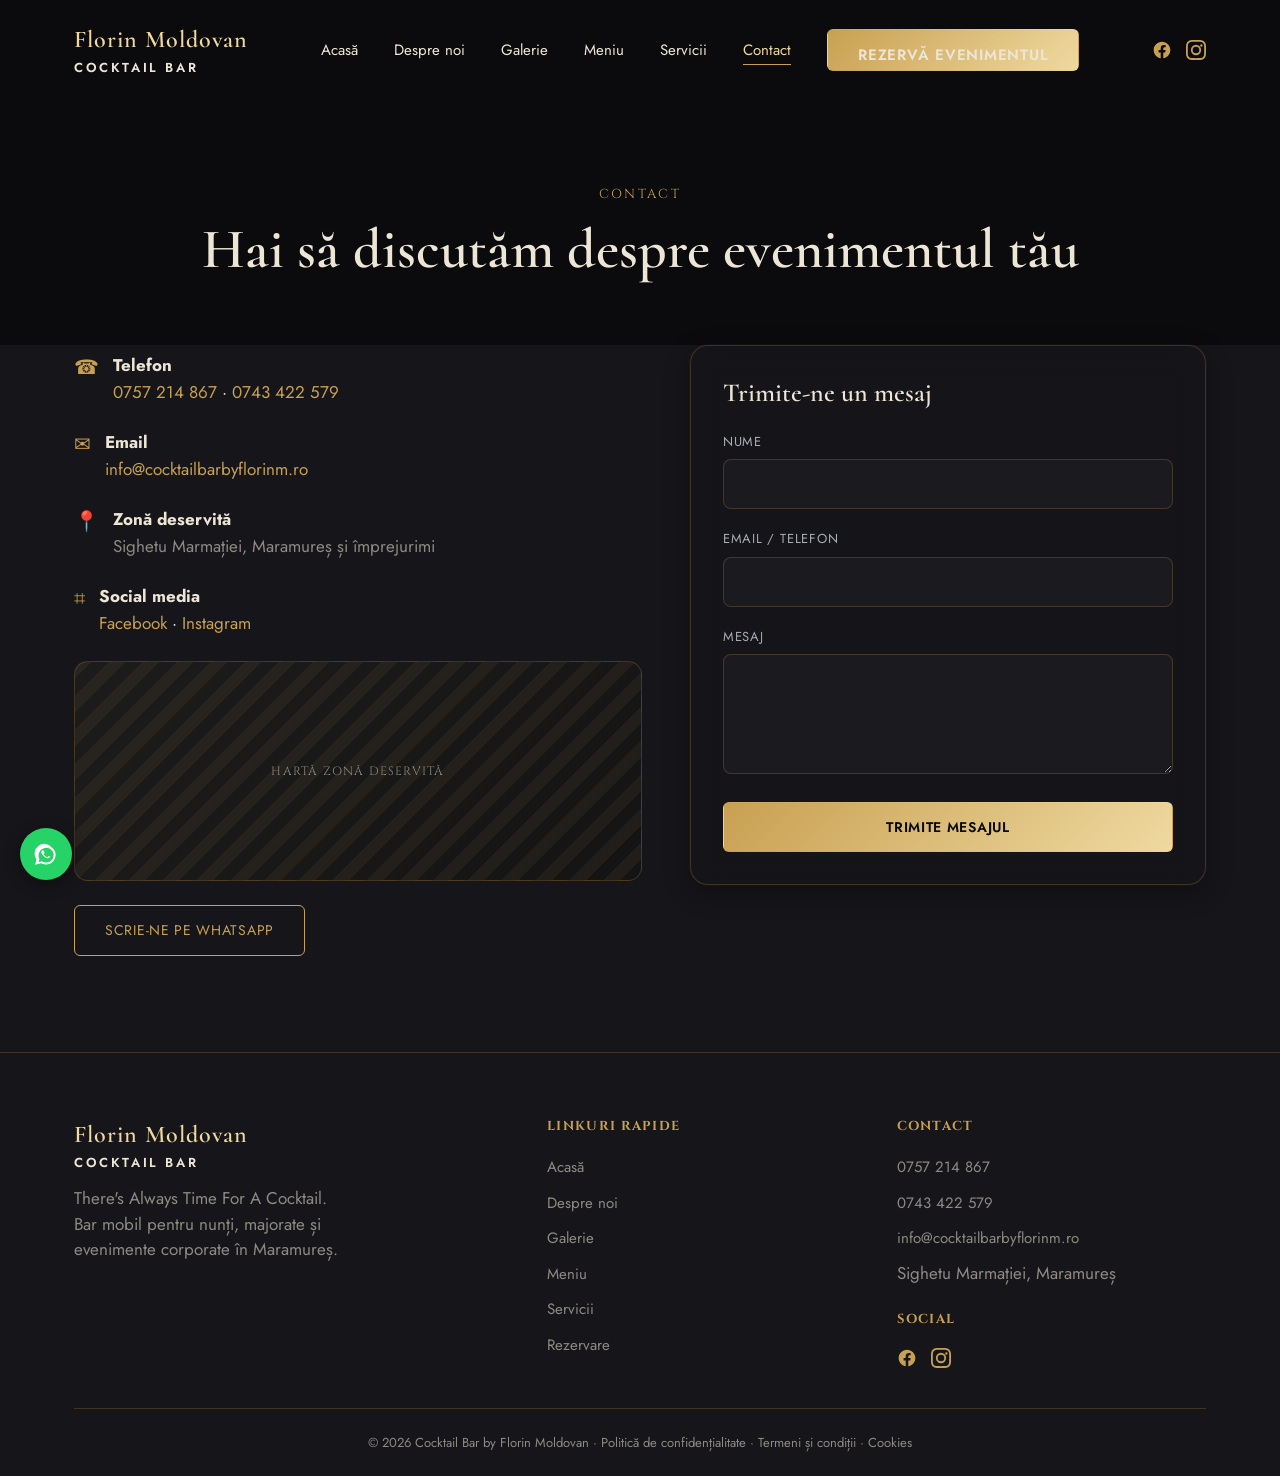
<file: contact.html>
<!DOCTYPE html>
<html lang="ro">
<head>
<meta charset="UTF-8">
<meta name="viewport" content="width=device-width, initial-scale=1.0">
<title>Contact | Cocktail Bar by Florin Moldovan</title>
<meta name="description" content="Contactează Cocktail Bar by Florin Moldovan pentru evenimentul tău din Maramureș.">
<link rel="preconnect" href="https://fonts.googleapis.com">
<link href="https://fonts.googleapis.com/css2?family=Cormorant:ital,wght@0,500;0,600;1,500&family=Cinzel:wght@500;600&family=Jost:wght@400;500;600&display=swap" rel="stylesheet">
<link rel="stylesheet" href="css/style.css">
</head>
<body>

<header class="site-header">
  <div class="container">
    <a href="index.html" class="logo">Florin Moldovan<span>Cocktail Bar</span></a>
    <nav>
      <ul class="nav-links">
        <li><a href="index.html">Acasă</a></li>
        <li><a href="despre.html">Despre noi</a></li>
        <li><a href="galerie.html">Galerie</a></li>
        <li><a href="meniu.html">Meniu</a></li>
        <li><a href="servicii.html">Servicii</a></li>
        <li><a href="contact.html" class="active">Contact</a></li>
        <li><a href="rezervare.html" class="btn btn-primary">Rezervă evenimentul</a></li>
      </ul>
    </nav>
    <div class="social-icons">
      <a href="https://www.facebook.com/profile.php?id=61562849623971" target="_blank" rel="noopener" aria-label="Facebook"><svg viewBox="0 0 24 24"><path d="M22 12.06C22 6.51 17.52 2 12 2S2 6.51 2 12.06c0 5 3.66 9.13 8.44 9.94v-7.03H7.9v-2.91h2.54V9.84c0-2.5 1.49-3.89 3.77-3.89 1.09 0 2.23.2 2.23.2v2.46h-1.26c-1.24 0-1.63.77-1.63 1.56v1.87h2.78l-.44 2.91h-2.34V22c4.78-.81 8.44-4.94 8.44-9.94Z"/></svg></a>
      <a href="https://www.instagram.com/cocktailbarbyflorinm/" target="_blank" rel="noopener" aria-label="Instagram"><svg viewBox="0 0 24 24"><path d="M12 2.16c3.2 0 3.58.01 4.85.07 1.17.05 1.8.24 2.22.41.56.21.96.47 1.38.89.42.42.68.82.89 1.38.17.42.36 1.05.41 2.22.06 1.27.07 1.65.07 4.85s-.01 3.58-.07 4.85c-.05 1.17-.24 1.8-.41 2.22-.21.56-.47.96-.89 1.38-.42.42-.82.68-1.38.89-.42.17-1.05.36-2.22.41-1.27.06-1.65.07-4.85.07s-3.58-.01-4.85-.07c-1.17-.05-1.8-.24-2.22-.41-.56-.21-.96-.47-1.38-.89-.42-.42-.68-.82-.89-1.38-.17-.42-.36-1.05-.41-2.22-.06-1.27-.07-1.65-.07-4.85s.01-3.58.07-4.85c.05-1.17.24-1.8.41-2.22.21-.56.47-.96.89-1.38.42-.42.82-.68 1.38-.89.42-.17 1.05-.36 2.22-.41 1.27-.06 1.65-.07 4.85-.07M12 0C8.74 0 8.33.01 7.05.07c-1.28.06-2.15.26-2.91.56-.79.31-1.46.72-2.13 1.39-.67.67-1.08 1.34-1.39 2.13-.3.76-.5 1.63-.56 2.91C.01 8.33 0 8.74 0 12s.01 3.67.07 4.95c.06 1.28.26 2.15.56 2.91.31.79.72 1.46 1.39 2.13.67.67 1.34 1.08 2.13 1.39.76.3 1.63.5 2.91.56C8.33 23.99 8.74 24 12 24s3.67-.01 4.95-.07c1.28-.06 2.15-.26 2.91-.56.79-.31 1.46-.72 2.13-1.39.67-.67 1.08-1.34 1.39-2.13.3-.76.5-1.63.56-2.91.06-1.28.07-1.69.07-4.95s-.01-3.67-.07-4.95c-.06-1.28-.26-2.15-.56-2.91-.31-.79-.72-1.46-1.39-2.13-.67-.67-1.34-1.08-2.13-1.39-.76-.3-1.63-.5-2.91-.56C15.67.01 15.26 0 12 0Zm0 5.84A6.16 6.16 0 1 0 18.16 12 6.16 6.16 0 0 0 12 5.84Zm0 10.16A4 4 0 1 1 16 12a4 4 0 0 1-4 4Zm6.41-10.84a1.44 1.44 0 1 0 1.44 1.44 1.44 1.44 0 0 0-1.44-1.44Z"/></svg></a>
    </div>
    <button class="burger" aria-label="Meniu"><span></span><span></span><span></span></button>
  </div>
</header>

<section class="page-hero">
  <div class="container fade-up">
    <span class="eyebrow">Contact</span>
    <h1>Hai să discutăm despre evenimentul tău</h1>
  </div>
</section>

<section class="contact-section" id="contact" style="padding-top:0;">
  <div class="container">
    <div class="contact-grid">
      <div class="fade-up">
        <div style="margin-top:8px;">
          <div class="contact-info-item"><span class="icon">☎</span><div><strong>Telefon</strong><a href="tel:+40757214867">0757 214 867</a> · <a href="tel:+40743422579">0743 422 579</a></div></div>
          <div class="contact-info-item"><span class="icon">✉</span><div><strong>Email</strong><a href="mailto:info@cocktailbarbyflorinm.ro">info@cocktailbarbyflorinm.ro</a></div></div>
          <div class="contact-info-item"><span class="icon">📍</span><div><strong>Zonă deservită</strong><span style="color:var(--text-muted);">Sighetu Marmației, Maramureș și împrejurimi</span></div></div>
          <div class="contact-info-item"><span class="icon">⌗</span><div><strong>Social media</strong><a href="https://www.facebook.com/profile.php?id=61562849623971" target="_blank" rel="noopener">Facebook</a> · <a href="https://www.instagram.com/cocktailbarbyflorinm/" target="_blank" rel="noopener">Instagram</a></div></div>
        </div>
        <div class="ph map-ph">Hartă zonă deservită</div>
        <a href="https://wa.me/40757214867" class="btn btn-secondary" style="margin-top:24px;display:inline-block;" target="_blank" rel="noopener">Scrie-ne pe WhatsApp</a>
      </div>
      <div class="card fade-up">
        <h3>Trimite-ne un mesaj</h3>
        <form data-form style="margin-top:24px;">
          <div class="form-field"><label for="c-name">Nume</label><input type="text" id="c-name" required></div>
          <div class="form-field"><label for="c-contact">Email / Telefon</label><input type="text" id="c-contact" required></div>
          <div class="form-field"><label for="c-message">Mesaj</label><textarea id="c-message" required></textarea></div>
          <button type="submit" class="btn btn-primary" style="width:100%;">Trimite mesajul</button>
          <p class="form-success" style="display:none;color:var(--gold-300);margin-top:14px;">Mulțumim! Te contactăm cât mai rapid.</p>
        </form>
      </div>
    </div>
  </div>
</section>

<a href="https://wa.me/40757214867" class="whatsapp-float" aria-label="WhatsApp" target="_blank" rel="noopener">
  <svg viewBox="0 0 24 24"><path d="M17.6 6.32A8.6 8.6 0 0 0 3.2 16.8L2 22l5.36-1.41A8.6 8.6 0 0 0 12 21.6a8.6 8.6 0 0 0 5.6-15.28ZM12 19.9a7 7 0 0 1-3.57-.98l-.26-.15-2.96.78.79-2.88-.17-.3A7 7 0 1 1 19 12a7 7 0 0 1-7 7.9Zm3.86-5.24c-.21-.1-1.24-.61-1.43-.68-.19-.07-.33-.1-.47.1-.14.21-.54.68-.66.82-.12.14-.24.15-.45.05-.21-.1-.88-.32-1.67-1.03-.62-.55-1.03-1.23-1.15-1.44-.12-.21-.01-.32.1-.43.1-.1.21-.27.32-.4.1-.14.14-.24.21-.4.07-.16.03-.3-.04-.4-.07-.1-.62-1.5-.85-2.04-.15-.36-.31-.31-.43-.32-.11-.01-.24-.01-.37-.01-.13 0-.34.05-.52.27-.18.21-.69.68-.69 1.65 0 .97.71 1.91.81 2.04.1.13 1.39 2.13 3.39 2.91 1.99.78 1.99.52 2.35.49.36-.03 1.24-.51 1.41-1 .18-.49.18-.91.13-1-.05-.1-.18-.15-.39-.25Z"/></svg>
</a>

<footer>
  <div class="container">
    <div class="footer-grid">
      <div>
        <div class="logo">Florin Moldovan<span>Cocktail Bar</span></div>
        <p style="margin-top:14px;max-width:280px;">There's Always Time For A Cocktail. Bar mobil pentru nunți, majorate și evenimente corporate în Maramureș.</p>
      </div>
      <div>
        <h4>Linkuri rapide</h4>
        <ul>
          <li><a href="index.html">Acasă</a></li>
          <li><a href="despre.html">Despre noi</a></li>
          <li><a href="galerie.html">Galerie</a></li>
          <li><a href="meniu.html">Meniu</a></li>
          <li><a href="servicii.html">Servicii</a></li>
          <li><a href="rezervare.html">Rezervare</a></li>
        </ul>
      </div>
      <div>
        <h4>Contact</h4>
        <ul>
          <li><a href="tel:+40757214867">0757 214 867</a></li>
          <li><a href="tel:+40743422579">0743 422 579</a></li>
          <li><a href="mailto:info@cocktailbarbyflorinm.ro">info@cocktailbarbyflorinm.ro</a></li>
          <li><span style="color:var(--text-muted);">Sighetu Marmației, Maramureș</span></li>
        </ul>
        <h4 style="margin-top:24px;">Social</h4>
        <div class="social-icons">
          <a href="https://www.facebook.com/profile.php?id=61562849623971" target="_blank" rel="noopener" aria-label="Facebook"><svg viewBox="0 0 24 24"><path d="M22 12.06C22 6.51 17.52 2 12 2S2 6.51 2 12.06c0 5 3.66 9.13 8.44 9.94v-7.03H7.9v-2.91h2.54V9.84c0-2.5 1.49-3.89 3.77-3.89 1.09 0 2.23.2 2.23.2v2.46h-1.26c-1.24 0-1.63.77-1.63 1.56v1.87h2.78l-.44 2.91h-2.34V22c4.78-.81 8.44-4.94 8.44-9.94Z"/></svg></a>
          <a href="https://www.instagram.com/cocktailbarbyflorinm/" target="_blank" rel="noopener" aria-label="Instagram"><svg viewBox="0 0 24 24"><path d="M12 2.16c3.2 0 3.58.01 4.85.07 1.17.05 1.8.24 2.22.41.56.21.96.47 1.38.89.42.42.68.82.89 1.38.17.42.36 1.05.41 2.22.06 1.27.07 1.65.07 4.85s-.01 3.58-.07 4.85c-.05 1.17-.24 1.8-.41 2.22-.21.56-.47.96-.89 1.38-.42.42-.82.68-1.38.89-.42.17-1.05.36-2.22.41-1.27.06-1.65.07-4.85.07s-3.58-.01-4.85-.07c-1.17-.05-1.8-.24-2.22-.41-.56-.21-.96-.47-1.38-.89-.42-.42-.68-.82-.89-1.38-.17-.42-.36-1.05-.41-2.22-.06-1.27-.07-1.65-.07-4.85s.01-3.58.07-4.85c.05-1.17.24-1.8.41-2.22.21-.56.47-.96.89-1.38.42-.42.82-.68 1.38-.89.42-.17 1.05-.36 2.22-.41 1.27-.06 1.65-.07 4.85-.07M12 0C8.74 0 8.33.01 7.05.07c-1.28.06-2.15.26-2.91.56-.79.31-1.46.72-2.13 1.39-.67.67-1.08 1.34-1.39 2.13-.3.76-.5 1.63-.56 2.91C.01 8.33 0 8.74 0 12s.01 3.67.07 4.95c.06 1.28.26 2.15.56 2.91.31.79.72 1.46 1.39 2.13.67.67 1.34 1.08 2.13 1.39.76.3 1.63.5 2.91.56C8.33 23.99 8.74 24 12 24s3.67-.01 4.95-.07c1.28-.06 2.15-.26 2.91-.56.79-.31 1.46-.72 2.13-1.39.67-.67 1.08-1.34 1.39-2.13.3-.76.5-1.63.56-2.91.06-1.28.07-1.69.07-4.95s-.01-3.67-.07-4.95c-.06-1.28-.26-2.15-.56-2.91-.31-.79-.72-1.46-1.39-2.13-.67-.67-1.34-1.08-2.13-1.39-.76-.3-1.63-.5-2.91-.56C15.67.01 15.26 0 12 0Zm0 5.84A6.16 6.16 0 1 0 18.16 12 6.16 6.16 0 0 0 12 5.84Zm0 10.16A4 4 0 1 1 16 12a4 4 0 0 1-4 4Zm6.41-10.84a1.44 1.44 0 1 0 1.44 1.44 1.44 1.44 0 0 0-1.44-1.44Z"/></svg></a>
        </div>
      </div>
    </div>
    <div class="footer-bottom">
      © 2026 Cocktail Bar by Florin Moldovan · <a href="#">Politică de confidențialitate</a> · <a href="#">Termeni și condiții</a> · <a href="#">Cookies</a>
    </div>
  </div>
</footer>

<script src="js/main.js"></script>
</body>
</html>
</file>
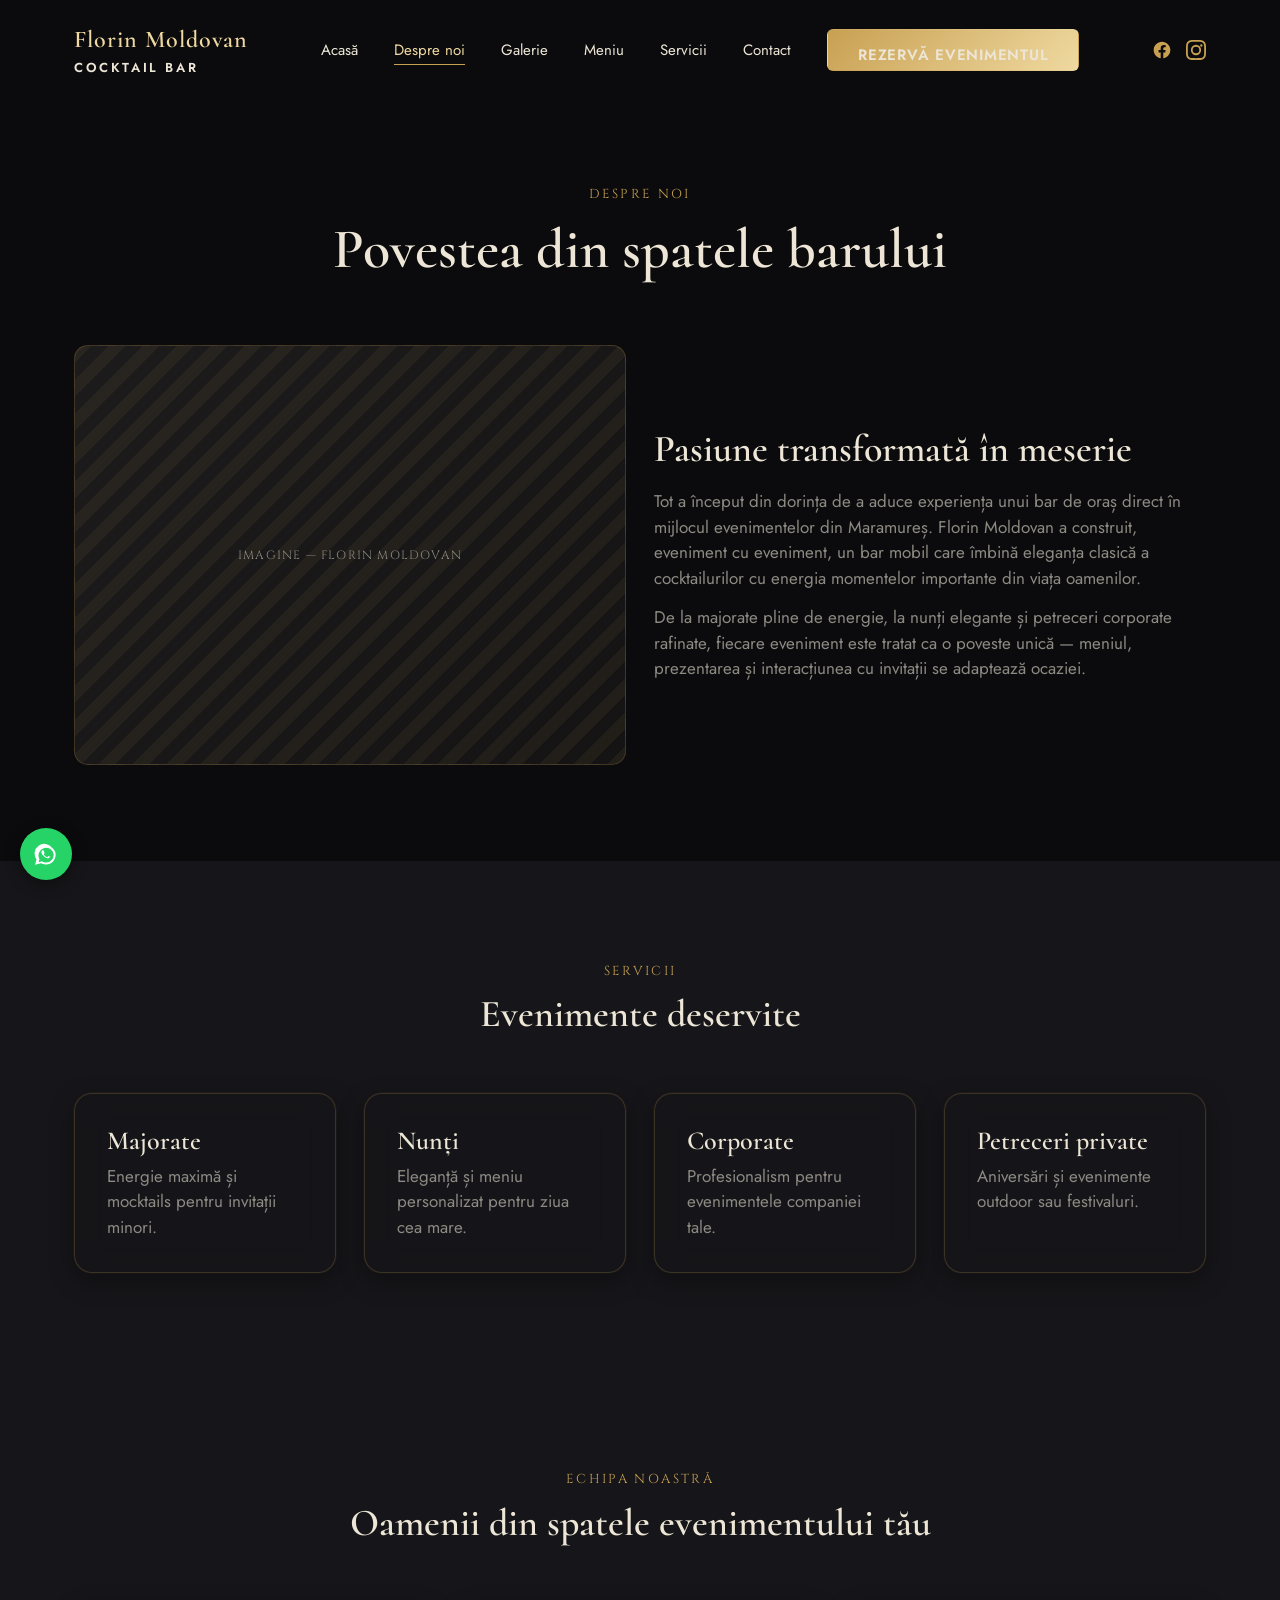
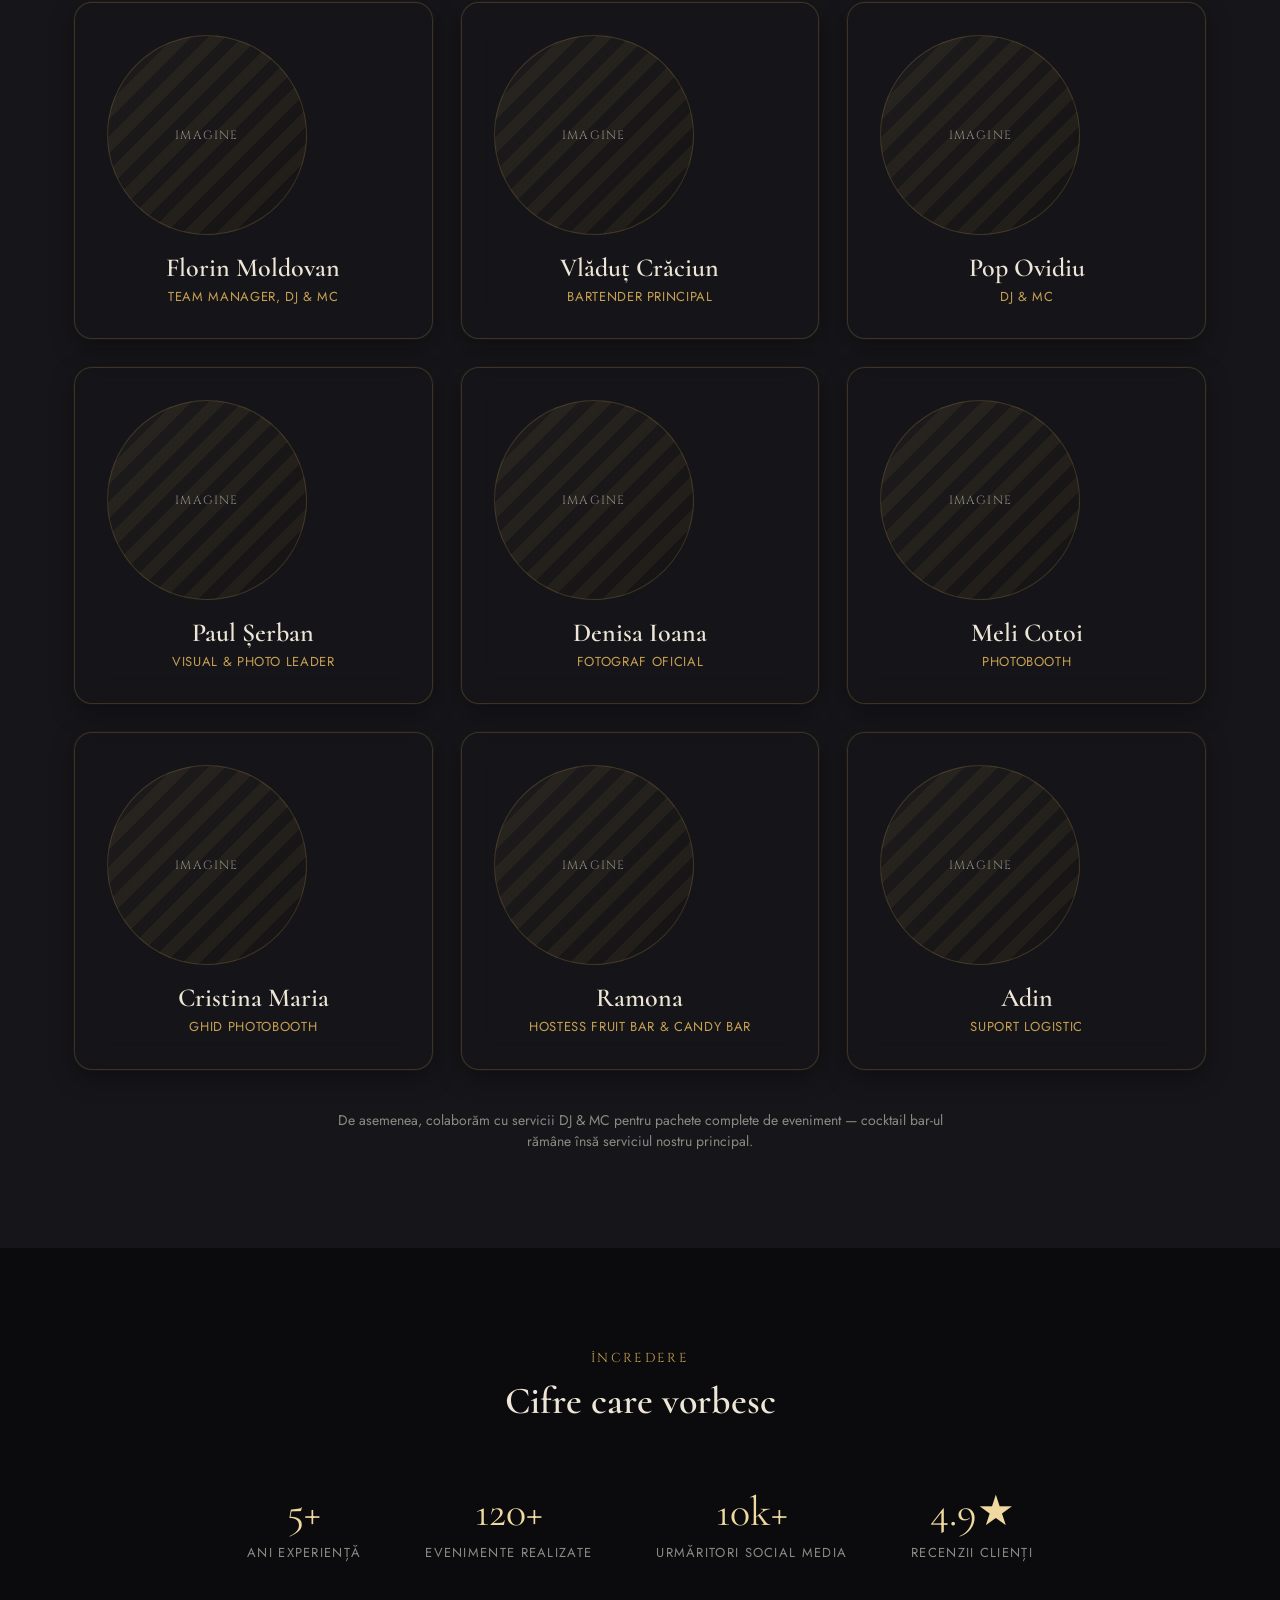
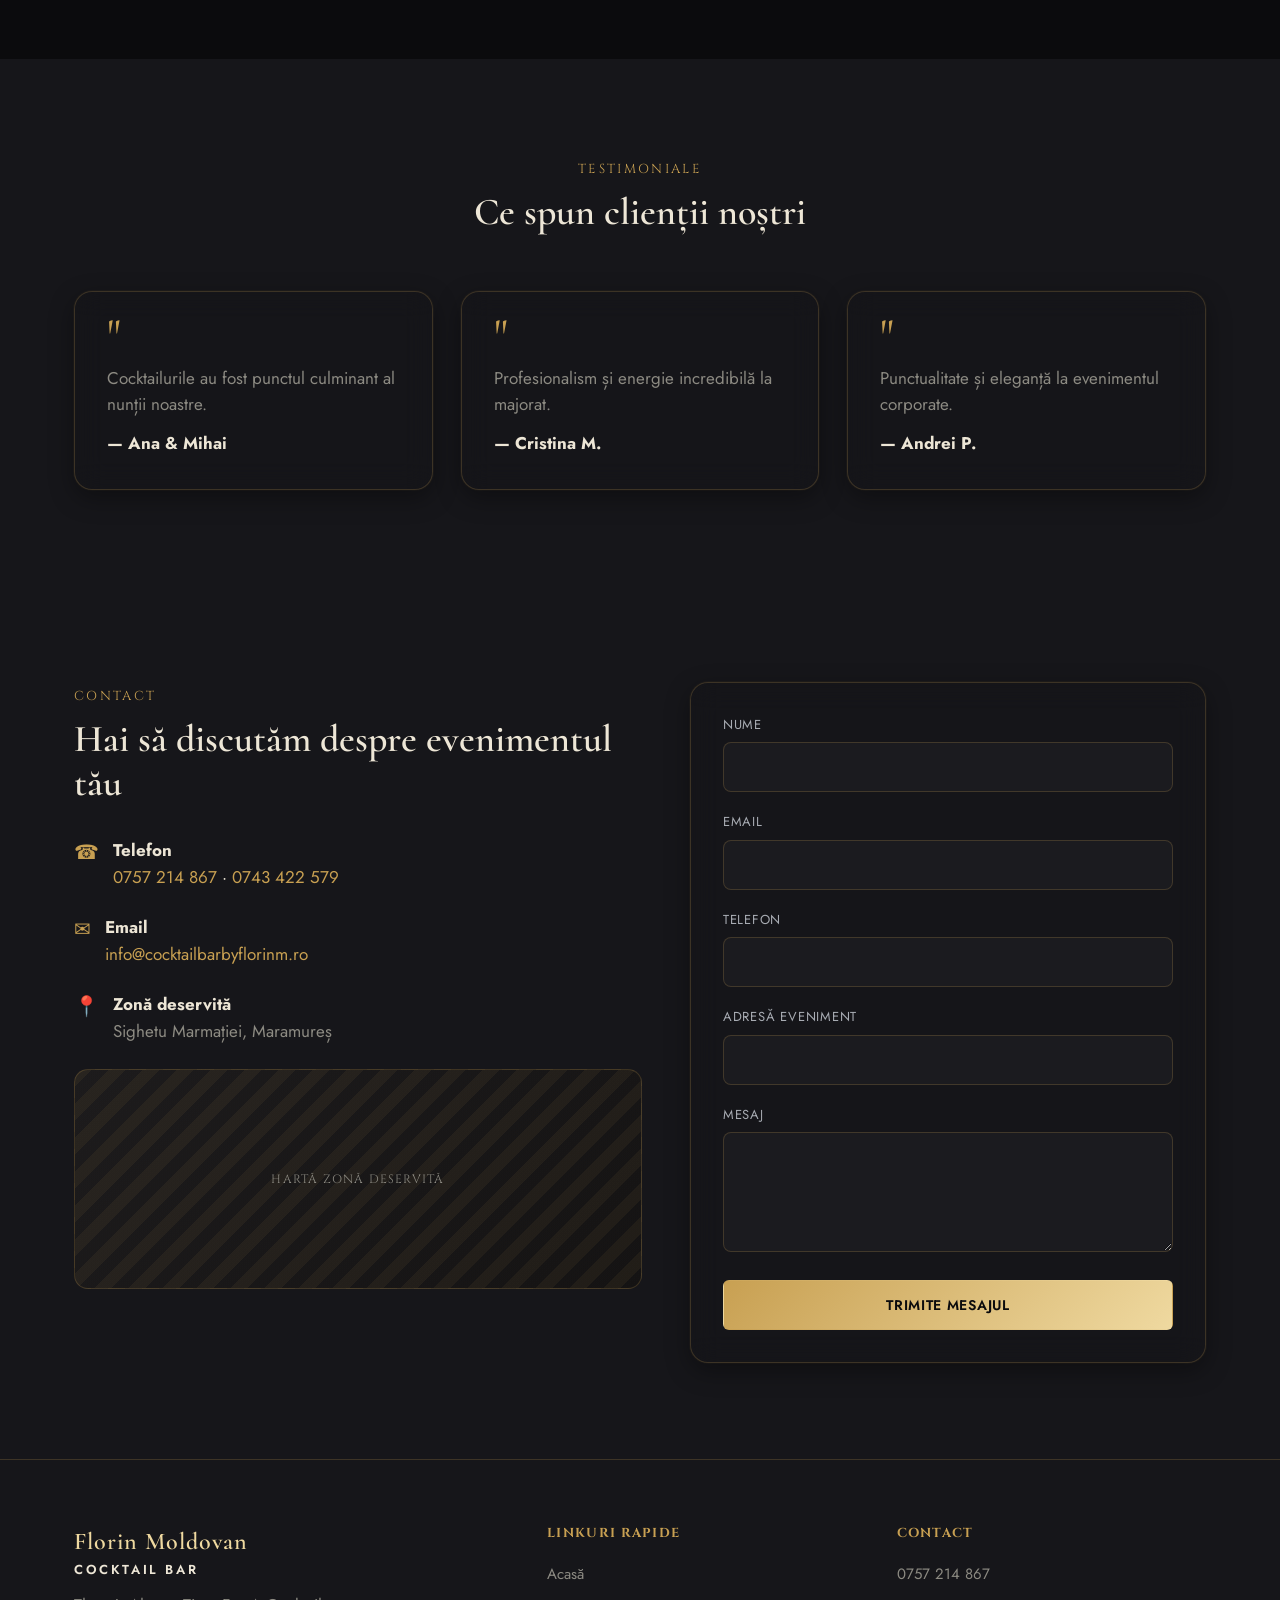
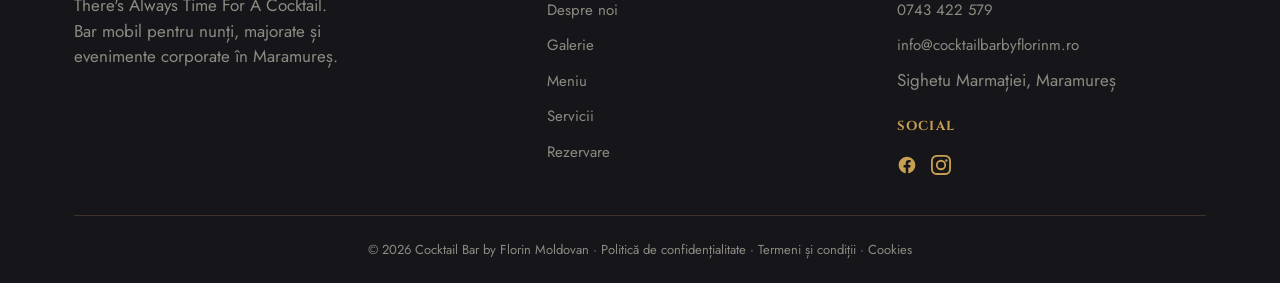
<file: despre.html>
<!DOCTYPE html>
<html lang="ro">
<head>
<meta charset="UTF-8">
<meta name="viewport" content="width=device-width, initial-scale=1.0">
<title>Despre noi | Cocktail Bar by Florin Moldovan</title>
<meta name="description" content="Povestea lui Florin Moldovan și a barului mobil de cocktailuri din Maramureș.">
<link rel="preconnect" href="https://fonts.googleapis.com">
<link href="https://fonts.googleapis.com/css2?family=Cormorant:ital,wght@0,500;0,600;1,500&family=Cinzel:wght@500;600&family=Jost:wght@400;500;600&display=swap" rel="stylesheet">
<link rel="stylesheet" href="css/style.css">
</head>
<body>

<header class="site-header">
  <div class="container">
    <a href="index.html" class="logo">Florin Moldovan<span>Cocktail Bar</span></a>
    <nav>
      <ul class="nav-links">
        <li><a href="index.html">Acasă</a></li>
        <li><a href="despre.html" class="active">Despre noi</a></li>
        <li><a href="galerie.html">Galerie</a></li>
        <li><a href="meniu.html">Meniu</a></li>
        <li><a href="servicii.html">Servicii</a></li>
        <li><a href="contact.html">Contact</a></li>
        <li><a href="rezervare.html" class="btn btn-primary">Rezervă evenimentul</a></li>
      </ul>
    </nav>
    <div class="social-icons">
      <a href="https://www.facebook.com/profile.php?id=61562849623971" target="_blank" rel="noopener" aria-label="Facebook"><svg viewBox="0 0 24 24"><path d="M22 12.06C22 6.51 17.52 2 12 2S2 6.51 2 12.06c0 5 3.66 9.13 8.44 9.94v-7.03H7.9v-2.91h2.54V9.84c0-2.5 1.49-3.89 3.77-3.89 1.09 0 2.23.2 2.23.2v2.46h-1.26c-1.24 0-1.63.77-1.63 1.56v1.87h2.78l-.44 2.91h-2.34V22c4.78-.81 8.44-4.94 8.44-9.94Z"/></svg></a>
      <a href="https://www.instagram.com/cocktailbarbyflorinm/" target="_blank" rel="noopener" aria-label="Instagram"><svg viewBox="0 0 24 24"><path d="M12 2.16c3.2 0 3.58.01 4.85.07 1.17.05 1.8.24 2.22.41.56.21.96.47 1.38.89.42.42.68.82.89 1.38.17.42.36 1.05.41 2.22.06 1.27.07 1.65.07 4.85s-.01 3.58-.07 4.85c-.05 1.17-.24 1.8-.41 2.22-.21.56-.47.96-.89 1.38-.42.42-.82.68-1.38.89-.42.17-1.05.36-2.22.41-1.27.06-1.65.07-4.85.07s-3.58-.01-4.85-.07c-1.17-.05-1.8-.24-2.22-.41-.56-.21-.96-.47-1.38-.89-.42-.42-.68-.82-.89-1.38-.17-.42-.36-1.05-.41-2.22-.06-1.27-.07-1.65-.07-4.85s.01-3.58.07-4.85c.05-1.17.24-1.8.41-2.22.21-.56.47-.96.89-1.38.42-.42.82-.68 1.38-.89.42-.17 1.05-.36 2.22-.41 1.27-.06 1.65-.07 4.85-.07M12 0C8.74 0 8.33.01 7.05.07c-1.28.06-2.15.26-2.91.56-.79.31-1.46.72-2.13 1.39-.67.67-1.08 1.34-1.39 2.13-.3.76-.5 1.63-.56 2.91C.01 8.33 0 8.74 0 12s.01 3.67.07 4.95c.06 1.28.26 2.15.56 2.91.31.79.72 1.46 1.39 2.13.67.67 1.34 1.08 2.13 1.39.76.3 1.63.5 2.91.56C8.33 23.99 8.74 24 12 24s3.67-.01 4.95-.07c1.28-.06 2.15-.26 2.91-.56.79-.31 1.46-.72 2.13-1.39.67-.67 1.08-1.34 1.39-2.13.3-.76.5-1.63.56-2.91.06-1.28.07-1.69.07-4.95s-.01-3.67-.07-4.95c-.06-1.28-.26-2.15-.56-2.91-.31-.79-.72-1.46-1.39-2.13-.67-.67-1.34-1.08-2.13-1.39-.76-.3-1.63-.5-2.91-.56C15.67.01 15.26 0 12 0Zm0 5.84A6.16 6.16 0 1 0 18.16 12 6.16 6.16 0 0 0 12 5.84Zm0 10.16A4 4 0 1 1 16 12a4 4 0 0 1-4 4Zm6.41-10.84a1.44 1.44 0 1 0 1.44 1.44 1.44 1.44 0 0 0-1.44-1.44Z"/></svg></a>
    </div>
    <button class="burger" aria-label="Meniu"><span></span><span></span><span></span></button>
  </div>
</header>

<section class="page-hero">
  <div class="container fade-up">
    <span class="eyebrow">Despre noi</span>
    <h1>Povestea din spatele barului</h1>
  </div>
</section>

<section style="padding-top:0;">
  <div class="container">
    <div class="grid grid-2" style="align-items:center;">
      <div class="ph fade-up" style="height:420px;">Imagine — Florin Moldovan</div>
      <div class="fade-up">
        <h2>Pasiune transformată în meserie</h2>
        <p style="margin-top:18px;">Tot a început din dorința de a aduce experiența unui bar de oraș direct în mijlocul evenimentelor din Maramureș. Florin Moldovan a construit, eveniment cu eveniment, un bar mobil care îmbină eleganța clasică a cocktailurilor cu energia momentelor importante din viața oamenilor.</p>
        <p style="margin-top:14px;">De la majorate pline de energie, la nunți elegante și petreceri corporate rafinate, fiecare eveniment este tratat ca o poveste unică — meniul, prezentarea și interacțiunea cu invitații se adaptează ocaziei.</p>
      </div>
    </div>
  </div>
</section>

<section style="background:var(--bg-charcoal);">
  <div class="container">
    <div class="section-head fade-up">
      <span class="eyebrow">Servicii</span>
      <h2>Evenimente deservite</h2>
    </div>
    <div class="grid grid-4">
      <div class="card fade-up"><h3>Majorate</h3><p style="margin-top:8px;">Energie maximă și mocktails pentru invitații minori.</p></div>
      <div class="card fade-up"><h3>Nunți</h3><p style="margin-top:8px;">Eleganță și meniu personalizat pentru ziua cea mare.</p></div>
      <div class="card fade-up"><h3>Corporate</h3><p style="margin-top:8px;">Profesionalism pentru evenimentele companiei tale.</p></div>
      <div class="card fade-up"><h3>Petreceri private</h3><p style="margin-top:8px;">Aniversări și evenimente outdoor sau festivaluri.</p></div>
    </div>
  </div>
</section>

<section style="background:var(--bg-charcoal);">
  <div class="container">
    <div class="section-head fade-up">
      <span class="eyebrow">Echipa noastră</span>
      <h2>Oamenii din spatele evenimentului tău</h2>
    </div>
    <div class="grid grid-3">
      <div class="card team-card fade-up"><div class="ph">Imagine</div><h3>Florin Moldovan</h3><span class="role">Team Manager, DJ &amp; MC</span></div>
      <div class="card team-card fade-up"><div class="ph">Imagine</div><h3>Vlăduț Crăciun</h3><span class="role">Bartender principal</span></div>
      <div class="card team-card fade-up"><div class="ph">Imagine</div><h3>Pop Ovidiu</h3><span class="role">DJ &amp; MC</span></div>
      <div class="card team-card fade-up"><div class="ph">Imagine</div><h3>Paul Șerban</h3><span class="role">Visual &amp; Photo Leader</span></div>
      <div class="card team-card fade-up"><div class="ph">Imagine</div><h3>Denisa Ioana</h3><span class="role">Fotograf oficial</span></div>
      <div class="card team-card fade-up"><div class="ph">Imagine</div><h3>Meli Cotoi</h3><span class="role">PhotoBooth</span></div>
      <div class="card team-card fade-up"><div class="ph">Imagine</div><h3>Cristina Maria</h3><span class="role">Ghid PhotoBooth</span></div>
      <div class="card team-card fade-up"><div class="ph">Imagine</div><h3>Ramona</h3><span class="role">Hostess Fruit Bar &amp; Candy Bar</span></div>
      <div class="card team-card fade-up"><div class="ph">Imagine</div><h3>Adin</h3><span class="role">Suport logistic</span></div>
    </div>
    <p class="fade-up" style="text-align:center;max-width:640px;margin:40px auto 0;font-size:14px;color:var(--text-muted);">De asemenea, colaborăm cu servicii DJ &amp; MC pentru pachete complete de eveniment — cocktail bar-ul rămâne însă serviciul nostru principal.</p>
  </div>
</section>

<section>
  <div class="container">
    <div class="section-head fade-up">
      <span class="eyebrow">Încredere</span>
      <h2>Cifre care vorbesc</h2>
    </div>
    <div class="stats fade-up">
      <div><div class="stat-num">5+</div><div class="stat-label">Ani experiență</div></div>
      <div><div class="stat-num">120+</div><div class="stat-label">Evenimente realizate</div></div>
      <div><div class="stat-num">10k+</div><div class="stat-label">Urmăritori social media</div></div>
      <div><div class="stat-num">4.9★</div><div class="stat-label">Recenzii clienți</div></div>
    </div>
  </div>
</section>

<section style="background:var(--bg-charcoal);">
  <div class="container">
    <div class="section-head fade-up">
      <span class="eyebrow">Testimoniale</span>
      <h2>Ce spun clienții noștri</h2>
    </div>
    <div class="grid grid-3">
      <div class="card fade-up"><span class="quote-mark">"</span><p style="margin-top:8px;">Cocktailurile au fost punctul culminant al nunții noastre.</p><strong style="display:block;margin-top:14px;color:var(--ivory-text);">— Ana &amp; Mihai</strong></div>
      <div class="card fade-up"><span class="quote-mark">"</span><p style="margin-top:8px;">Profesionalism și energie incredibilă la majorat.</p><strong style="display:block;margin-top:14px;color:var(--ivory-text);">— Cristina M.</strong></div>
      <div class="card fade-up"><span class="quote-mark">"</span><p style="margin-top:8px;">Punctualitate și eleganță la evenimentul corporate.</p><strong style="display:block;margin-top:14px;color:var(--ivory-text);">— Andrei P.</strong></div>
    </div>
  </div>
</section>

<section class="contact-section" id="contact">
  <div class="container">
    <div class="contact-grid">
      <div class="fade-up">
        <span class="eyebrow">Contact</span>
        <h2>Hai să discutăm despre evenimentul tău</h2>
        <div style="margin-top:32px;">
          <div class="contact-info-item"><span class="icon">☎</span><div><strong>Telefon</strong><a href="tel:+40757214867">0757 214 867</a> · <a href="tel:+40743422579">0743 422 579</a></div></div>
          <div class="contact-info-item"><span class="icon">✉</span><div><strong>Email</strong><a href="mailto:info@cocktailbarbyflorinm.ro">info@cocktailbarbyflorinm.ro</a></div></div>
          <div class="contact-info-item"><span class="icon">📍</span><div><strong>Zonă deservită</strong><span style="color:var(--text-muted);">Sighetu Marmației, Maramureș</span></div></div>
        </div>
        <div class="ph map-ph">Hartă zonă deservită</div>
      </div>
      <div class="card fade-up">
        <form data-form>
          <div class="form-field"><label for="c-name">Nume</label><input type="text" id="c-name" required></div>
          <div class="form-field"><label for="c-email">Email</label><input type="email" id="c-email" required></div>
          <div class="form-field"><label for="c-phone">Telefon</label><input type="tel" id="c-phone" required></div>
          <div class="form-field"><label for="c-address">Adresă eveniment</label><input type="text" id="c-address"></div>
          <div class="form-field"><label for="c-message">Mesaj</label><textarea id="c-message" required></textarea></div>
          <button type="submit" class="btn btn-primary" style="width:100%;">Trimite mesajul</button>
          <p class="form-success" style="display:none;color:var(--gold-300);margin-top:14px;">Mulțumim! Te contactăm cât mai rapid.</p>
        </form>
      </div>
    </div>
  </div>
</section>

<a href="https://wa.me/40757214867" class="whatsapp-float" aria-label="WhatsApp" target="_blank" rel="noopener">
  <svg viewBox="0 0 24 24"><path d="M17.6 6.32A8.6 8.6 0 0 0 3.2 16.8L2 22l5.36-1.41A8.6 8.6 0 0 0 12 21.6a8.6 8.6 0 0 0 5.6-15.28ZM12 19.9a7 7 0 0 1-3.57-.98l-.26-.15-2.96.78.79-2.88-.17-.3A7 7 0 1 1 19 12a7 7 0 0 1-7 7.9Zm3.86-5.24c-.21-.1-1.24-.61-1.43-.68-.19-.07-.33-.1-.47.1-.14.21-.54.68-.66.82-.12.14-.24.15-.45.05-.21-.1-.88-.32-1.67-1.03-.62-.55-1.03-1.23-1.15-1.44-.12-.21-.01-.32.1-.43.1-.1.21-.27.32-.4.1-.14.14-.24.21-.4.07-.16.03-.3-.04-.4-.07-.1-.62-1.5-.85-2.04-.15-.36-.31-.31-.43-.32-.11-.01-.24-.01-.37-.01-.13 0-.34.05-.52.27-.18.21-.69.68-.69 1.65 0 .97.71 1.91.81 2.04.1.13 1.39 2.13 3.39 2.91 1.99.78 1.99.52 2.35.49.36-.03 1.24-.51 1.41-1 .18-.49.18-.91.13-1-.05-.1-.18-.15-.39-.25Z"/></svg>
</a>

<footer>
  <div class="container">
    <div class="footer-grid">
      <div>
        <div class="logo">Florin Moldovan<span>Cocktail Bar</span></div>
        <p style="margin-top:14px;max-width:280px;">There's Always Time For A Cocktail. Bar mobil pentru nunți, majorate și evenimente corporate în Maramureș.</p>
      </div>
      <div>
        <h4>Linkuri rapide</h4>
        <ul>
          <li><a href="index.html">Acasă</a></li>
          <li><a href="despre.html">Despre noi</a></li>
          <li><a href="galerie.html">Galerie</a></li>
          <li><a href="meniu.html">Meniu</a></li>
          <li><a href="servicii.html">Servicii</a></li>
          <li><a href="rezervare.html">Rezervare</a></li>
        </ul>
      </div>
      <div>
        <h4>Contact</h4>
        <ul>
          <li><a href="tel:+40757214867">0757 214 867</a></li>
          <li><a href="tel:+40743422579">0743 422 579</a></li>
          <li><a href="mailto:info@cocktailbarbyflorinm.ro">info@cocktailbarbyflorinm.ro</a></li>
          <li><span style="color:var(--text-muted);">Sighetu Marmației, Maramureș</span></li>
        </ul>
        <h4 style="margin-top:24px;">Social</h4>
        <div class="social-icons">
          <a href="https://www.facebook.com/profile.php?id=61562849623971" target="_blank" rel="noopener" aria-label="Facebook"><svg viewBox="0 0 24 24"><path d="M22 12.06C22 6.51 17.52 2 12 2S2 6.51 2 12.06c0 5 3.66 9.13 8.44 9.94v-7.03H7.9v-2.91h2.54V9.84c0-2.5 1.49-3.89 3.77-3.89 1.09 0 2.23.2 2.23.2v2.46h-1.26c-1.24 0-1.63.77-1.63 1.56v1.87h2.78l-.44 2.91h-2.34V22c4.78-.81 8.44-4.94 8.44-9.94Z"/></svg></a>
          <a href="https://www.instagram.com/cocktailbarbyflorinm/" target="_blank" rel="noopener" aria-label="Instagram"><svg viewBox="0 0 24 24"><path d="M12 2.16c3.2 0 3.58.01 4.85.07 1.17.05 1.8.24 2.22.41.56.21.96.47 1.38.89.42.42.68.82.89 1.38.17.42.36 1.05.41 2.22.06 1.27.07 1.65.07 4.85s-.01 3.58-.07 4.85c-.05 1.17-.24 1.8-.41 2.22-.21.56-.47.96-.89 1.38-.42.42-.82.68-1.38.89-.42.17-1.05.36-2.22.41-1.27.06-1.65.07-4.85.07s-3.58-.01-4.85-.07c-1.17-.05-1.8-.24-2.22-.41-.56-.21-.96-.47-1.38-.89-.42-.42-.68-.82-.89-1.38-.17-.42-.36-1.05-.41-2.22-.06-1.27-.07-1.65-.07-4.85s.01-3.58.07-4.85c.05-1.17.24-1.8.41-2.22.21-.56.47-.96.89-1.38.42-.42.82-.68 1.38-.89.42-.17 1.05-.36 2.22-.41 1.27-.06 1.65-.07 4.85-.07M12 0C8.74 0 8.33.01 7.05.07c-1.28.06-2.15.26-2.91.56-.79.31-1.46.72-2.13 1.39-.67.67-1.08 1.34-1.39 2.13-.3.76-.5 1.63-.56 2.91C.01 8.33 0 8.74 0 12s.01 3.67.07 4.95c.06 1.28.26 2.15.56 2.91.31.79.72 1.46 1.39 2.13.67.67 1.34 1.08 2.13 1.39.76.3 1.63.5 2.91.56C8.33 23.99 8.74 24 12 24s3.67-.01 4.95-.07c1.28-.06 2.15-.26 2.91-.56.79-.31 1.46-.72 2.13-1.39.67-.67 1.08-1.34 1.39-2.13.3-.76.5-1.63.56-2.91.06-1.28.07-1.69.07-4.95s-.01-3.67-.07-4.95c-.06-1.28-.26-2.15-.56-2.91-.31-.79-.72-1.46-1.39-2.13-.67-.67-1.34-1.08-2.13-1.39-.76-.3-1.63-.5-2.91-.56C15.67.01 15.26 0 12 0Zm0 5.84A6.16 6.16 0 1 0 18.16 12 6.16 6.16 0 0 0 12 5.84Zm0 10.16A4 4 0 1 1 16 12a4 4 0 0 1-4 4Zm6.41-10.84a1.44 1.44 0 1 0 1.44 1.44 1.44 1.44 0 0 0-1.44-1.44Z"/></svg></a>
        </div>
      </div>
    </div>
    <div class="footer-bottom">
      © 2026 Cocktail Bar by Florin Moldovan · <a href="#">Politică de confidențialitate</a> · <a href="#">Termeni și condiții</a> · <a href="#">Cookies</a>
    </div>
  </div>
</footer>

<script src="js/main.js"></script>
</body>
</html>
</file>
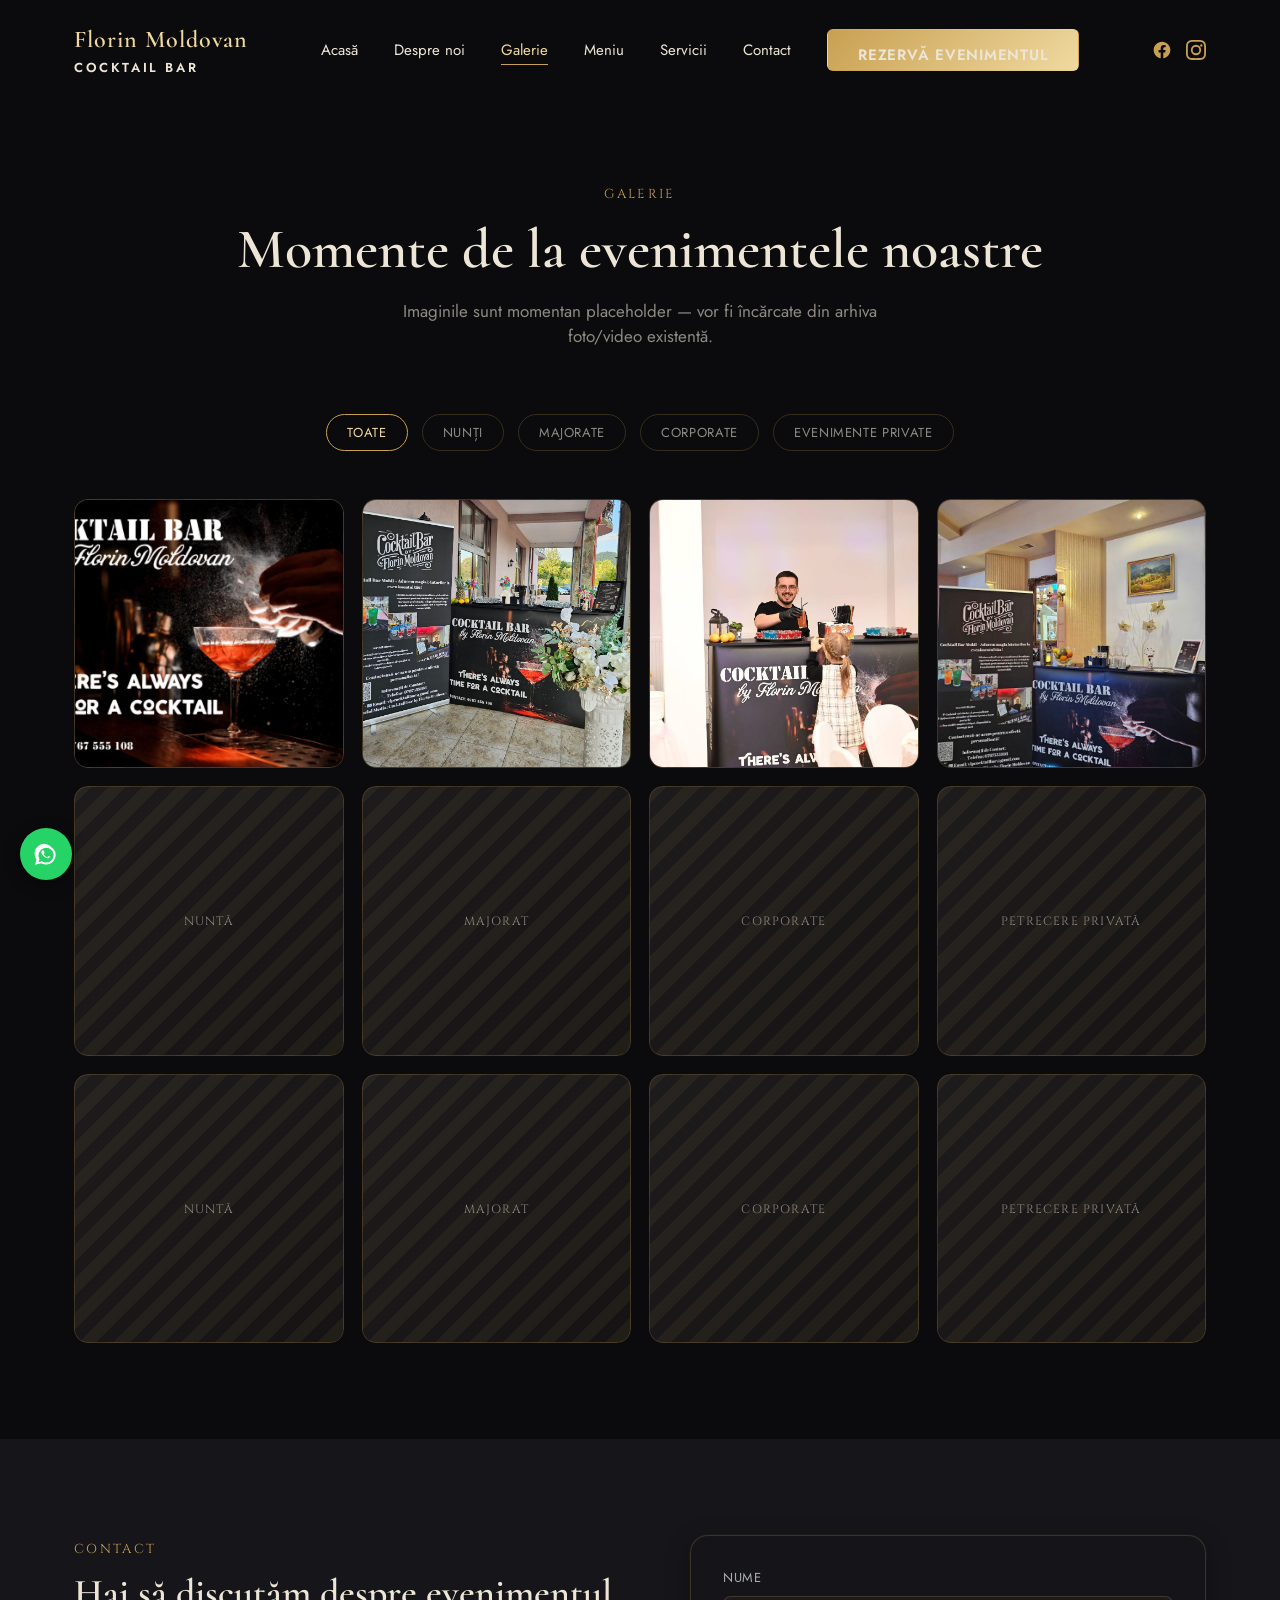
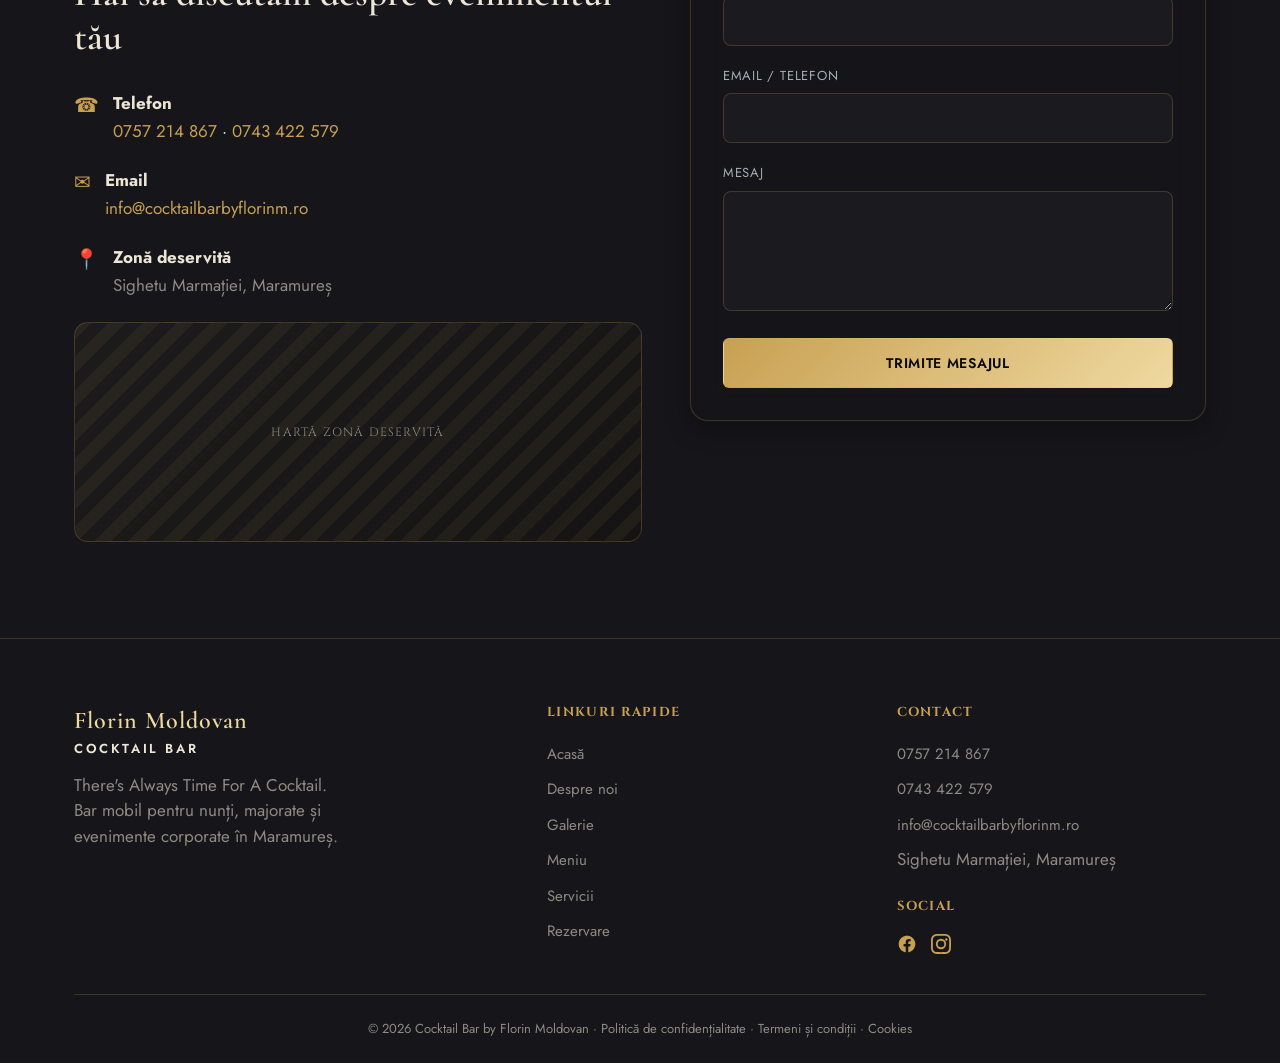
<file: galerie.html>
<!DOCTYPE html>
<html lang="ro">
<head>
<meta charset="UTF-8">
<meta name="viewport" content="width=device-width, initial-scale=1.0">
<title>Galerie | Cocktail Bar by Florin Moldovan</title>
<meta name="description" content="Galerie foto și video de la evenimentele Cocktail Bar by Florin Moldovan.">
<link rel="preconnect" href="https://fonts.googleapis.com">
<link href="https://fonts.googleapis.com/css2?family=Cormorant:ital,wght@0,500;0,600;1,500&family=Cinzel:wght@500;600&family=Jost:wght@400;500;600&display=swap" rel="stylesheet">
<link rel="stylesheet" href="css/style.css">
</head>
<body>

<header class="site-header">
  <div class="container">
    <a href="index.html" class="logo">Florin Moldovan<span>Cocktail Bar</span></a>
    <nav>
      <ul class="nav-links">
        <li><a href="index.html">Acasă</a></li>
        <li><a href="despre.html">Despre noi</a></li>
        <li><a href="galerie.html" class="active">Galerie</a></li>
        <li><a href="meniu.html">Meniu</a></li>
        <li><a href="servicii.html">Servicii</a></li>
        <li><a href="contact.html">Contact</a></li>
        <li><a href="rezervare.html" class="btn btn-primary">Rezervă evenimentul</a></li>
      </ul>
    </nav>
    <div class="social-icons">
      <a href="https://www.facebook.com/profile.php?id=61562849623971" target="_blank" rel="noopener" aria-label="Facebook"><svg viewBox="0 0 24 24"><path d="M22 12.06C22 6.51 17.52 2 12 2S2 6.51 2 12.06c0 5 3.66 9.13 8.44 9.94v-7.03H7.9v-2.91h2.54V9.84c0-2.5 1.49-3.89 3.77-3.89 1.09 0 2.23.2 2.23.2v2.46h-1.26c-1.24 0-1.63.77-1.63 1.56v1.87h2.78l-.44 2.91h-2.34V22c4.78-.81 8.44-4.94 8.44-9.94Z"/></svg></a>
      <a href="https://www.instagram.com/cocktailbarbyflorinm/" target="_blank" rel="noopener" aria-label="Instagram"><svg viewBox="0 0 24 24"><path d="M12 2.16c3.2 0 3.58.01 4.85.07 1.17.05 1.8.24 2.22.41.56.21.96.47 1.38.89.42.42.68.82.89 1.38.17.42.36 1.05.41 2.22.06 1.27.07 1.65.07 4.85s-.01 3.58-.07 4.85c-.05 1.17-.24 1.8-.41 2.22-.21.56-.47.96-.89 1.38-.42.42-.82.68-1.38.89-.42.17-1.05.36-2.22.41-1.27.06-1.65.07-4.85.07s-3.58-.01-4.85-.07c-1.17-.05-1.8-.24-2.22-.41-.56-.21-.96-.47-1.38-.89-.42-.42-.68-.82-.89-1.38-.17-.42-.36-1.05-.41-2.22-.06-1.27-.07-1.65-.07-4.85s.01-3.58.07-4.85c.05-1.17.24-1.8.41-2.22.21-.56.47-.96.89-1.38.42-.42.82-.68 1.38-.89.42-.17 1.05-.36 2.22-.41 1.27-.06 1.65-.07 4.85-.07M12 0C8.74 0 8.33.01 7.05.07c-1.28.06-2.15.26-2.91.56-.79.31-1.46.72-2.13 1.39-.67.67-1.08 1.34-1.39 2.13-.3.76-.5 1.63-.56 2.91C.01 8.33 0 8.74 0 12s.01 3.67.07 4.95c.06 1.28.26 2.15.56 2.91.31.79.72 1.46 1.39 2.13.67.67 1.34 1.08 2.13 1.39.76.3 1.63.5 2.91.56C8.33 23.99 8.74 24 12 24s3.67-.01 4.95-.07c1.28-.06 2.15-.26 2.91-.56.79-.31 1.46-.72 2.13-1.39.67-.67 1.08-1.34 1.39-2.13.3-.76.5-1.63.56-2.91.06-1.28.07-1.69.07-4.95s-.01-3.67-.07-4.95c-.06-1.28-.26-2.15-.56-2.91-.31-.79-.72-1.46-1.39-2.13-.67-.67-1.34-1.08-2.13-1.39-.76-.3-1.63-.5-2.91-.56C15.67.01 15.26 0 12 0Zm0 5.84A6.16 6.16 0 1 0 18.16 12 6.16 6.16 0 0 0 12 5.84Zm0 10.16A4 4 0 1 1 16 12a4 4 0 0 1-4 4Zm6.41-10.84a1.44 1.44 0 1 0 1.44 1.44 1.44 1.44 0 0 0-1.44-1.44Z"/></svg></a>
    </div>
    <button class="burger" aria-label="Meniu"><span></span><span></span><span></span></button>
  </div>
</header>

<section class="page-hero">
  <div class="container fade-up">
    <span class="eyebrow">Galerie</span>
    <h1>Momente de la evenimentele noastre</h1>
    <p style="margin:18px auto 0;max-width:480px;">Imaginile sunt momentan placeholder — vor fi încărcate din arhiva foto/video existentă.</p>
  </div>
</section>

<section style="padding-top:0;">
  <div class="container">
    <div class="filters fade-up" id="gallery-filters">
      <button class="filter-btn active" data-filter="all">Toate</button>
      <button class="filter-btn" data-filter="nunti">Nunți</button>
      <button class="filter-btn" data-filter="majorate">Majorate</button>
      <button class="filter-btn" data-filter="corporate">Corporate</button>
      <button class="filter-btn" data-filter="private">Evenimente private</button>
    </div>
    <div class="gallery-grid fade-up">
      <div class="gallery-item" data-category="nunti"><div class="ph"><img src="assets/foto/1.jpg" alt="Bar mobil în acțiune"></div></div>
      <div class="gallery-item" data-category="majorate"><div class="ph"><img src="assets/foto/2.jpg" alt="Bar mobil în acțiune"></div></div>
      <div class="gallery-item" data-category="corporate"><div class="ph"><img src="assets/foto/3.jpg" alt="Bar mobil în acțiune"></div></div>
      <div class="gallery-item" data-category="private"><div class="ph"><img src="assets/foto/4.jpg" alt="Bar mobil în acțiune"></div></div>
      <div class="gallery-item" data-category="nunti"><div class="ph">Nuntă</div></div>
      <div class="gallery-item" data-category="majorate"><div class="ph">Majorat</div></div>
      <div class="gallery-item" data-category="corporate"><div class="ph">Corporate</div></div>
      <div class="gallery-item" data-category="private"><div class="ph">Petrecere privată</div></div>
      <div class="gallery-item" data-category="nunti"><div class="ph">Nuntă</div></div>
      <div class="gallery-item" data-category="majorate"><div class="ph">Majorat</div></div>
      <div class="gallery-item" data-category="corporate"><div class="ph">Corporate</div></div>
      <div class="gallery-item" data-category="private"><div class="ph">Petrecere privată</div></div>
    </div>
  </div>
</section>

<div class="lightbox" id="lightbox">
  <button class="lightbox-close">&times;</button>
  <button class="lightbox-prev" aria-label="Imaginea precedentă">‹</button>
  <button class="lightbox-next" aria-label="Imaginea următoare">›</button>
  <div class="ph"></div>
</div>

<section class="contact-section" id="contact">
  <div class="container">
    <div class="contact-grid">
      <div class="fade-up">
        <span class="eyebrow">Contact</span>
        <h2>Hai să discutăm despre evenimentul tău</h2>
        <div style="margin-top:32px;">
          <div class="contact-info-item"><span class="icon">☎</span><div><strong>Telefon</strong><a href="tel:+40757214867">0757 214 867</a> · <a href="tel:+40743422579">0743 422 579</a></div></div>
          <div class="contact-info-item"><span class="icon">✉</span><div><strong>Email</strong><a href="mailto:info@cocktailbarbyflorinm.ro">info@cocktailbarbyflorinm.ro</a></div></div>
          <div class="contact-info-item"><span class="icon">📍</span><div><strong>Zonă deservită</strong><span style="color:var(--text-muted);">Sighetu Marmației, Maramureș</span></div></div>
        </div>
        <div class="ph map-ph">Hartă zonă deservită</div>
      </div>
      <div class="card fade-up">
        <form data-form>
          <div class="form-field"><label for="c-name">Nume</label><input type="text" id="c-name" required></div>
          <div class="form-field"><label for="c-contact">Email / Telefon</label><input type="text" id="c-contact" required></div>
          <div class="form-field"><label for="c-message">Mesaj</label><textarea id="c-message" required></textarea></div>
          <button type="submit" class="btn btn-primary" style="width:100%;">Trimite mesajul</button>
          <p class="form-success" style="display:none;color:var(--gold-300);margin-top:14px;">Mulțumim! Te contactăm cât mai rapid.</p>
        </form>
      </div>
    </div>
  </div>
</section>

<a href="https://wa.me/40757214867" class="whatsapp-float" aria-label="WhatsApp" target="_blank" rel="noopener">
  <svg viewBox="0 0 24 24"><path d="M17.6 6.32A8.6 8.6 0 0 0 3.2 16.8L2 22l5.36-1.41A8.6 8.6 0 0 0 12 21.6a8.6 8.6 0 0 0 5.6-15.28ZM12 19.9a7 7 0 0 1-3.57-.98l-.26-.15-2.96.78.79-2.88-.17-.3A7 7 0 1 1 19 12a7 7 0 0 1-7 7.9Zm3.86-5.24c-.21-.1-1.24-.61-1.43-.68-.19-.07-.33-.1-.47.1-.14.21-.54.68-.66.82-.12.14-.24.15-.45.05-.21-.1-.88-.32-1.67-1.03-.62-.55-1.03-1.23-1.15-1.44-.12-.21-.01-.32.1-.43.1-.1.21-.27.32-.4.1-.14.14-.24.21-.4.07-.16.03-.3-.04-.4-.07-.1-.62-1.5-.85-2.04-.15-.36-.31-.31-.43-.32-.11-.01-.24-.01-.37-.01-.13 0-.34.05-.52.27-.18.21-.69.68-.69 1.65 0 .97.71 1.91.81 2.04.1.13 1.39 2.13 3.39 2.91 1.99.78 1.99.52 2.35.49.36-.03 1.24-.51 1.41-1 .18-.49.18-.91.13-1-.05-.1-.18-.15-.39-.25Z"/></svg>
</a>

<footer>
  <div class="container">
    <div class="footer-grid">
      <div>
        <div class="logo">Florin Moldovan<span>Cocktail Bar</span></div>
        <p style="margin-top:14px;max-width:280px;">There's Always Time For A Cocktail. Bar mobil pentru nunți, majorate și evenimente corporate în Maramureș.</p>
      </div>
      <div>
        <h4>Linkuri rapide</h4>
        <ul>
          <li><a href="index.html">Acasă</a></li>
          <li><a href="despre.html">Despre noi</a></li>
          <li><a href="galerie.html">Galerie</a></li>
          <li><a href="meniu.html">Meniu</a></li>
          <li><a href="servicii.html">Servicii</a></li>
          <li><a href="rezervare.html">Rezervare</a></li>
        </ul>
      </div>
      <div>
        <h4>Contact</h4>
        <ul>
          <li><a href="tel:+40757214867">0757 214 867</a></li>
          <li><a href="tel:+40743422579">0743 422 579</a></li>
          <li><a href="mailto:info@cocktailbarbyflorinm.ro">info@cocktailbarbyflorinm.ro</a></li>
          <li><span style="color:var(--text-muted);">Sighetu Marmației, Maramureș</span></li>
        </ul>
        <h4 style="margin-top:24px;">Social</h4>
        <div class="social-icons">
          <a href="https://www.facebook.com/profile.php?id=61562849623971" target="_blank" rel="noopener" aria-label="Facebook"><svg viewBox="0 0 24 24"><path d="M22 12.06C22 6.51 17.52 2 12 2S2 6.51 2 12.06c0 5 3.66 9.13 8.44 9.94v-7.03H7.9v-2.91h2.54V9.84c0-2.5 1.49-3.89 3.77-3.89 1.09 0 2.23.2 2.23.2v2.46h-1.26c-1.24 0-1.63.77-1.63 1.56v1.87h2.78l-.44 2.91h-2.34V22c4.78-.81 8.44-4.94 8.44-9.94Z"/></svg></a>
          <a href="https://www.instagram.com/cocktailbarbyflorinm/" target="_blank" rel="noopener" aria-label="Instagram"><svg viewBox="0 0 24 24"><path d="M12 2.16c3.2 0 3.58.01 4.85.07 1.17.05 1.8.24 2.22.41.56.21.96.47 1.38.89.42.42.68.82.89 1.38.17.42.36 1.05.41 2.22.06 1.27.07 1.65.07 4.85s-.01 3.58-.07 4.85c-.05 1.17-.24 1.8-.41 2.22-.21.56-.47.96-.89 1.38-.42.42-.82.68-1.38.89-.42.17-1.05.36-2.22.41-1.27.06-1.65.07-4.85.07s-3.58-.01-4.85-.07c-1.17-.05-1.8-.24-2.22-.41-.56-.21-.96-.47-1.38-.89-.42-.42-.68-.82-.89-1.38-.17-.42-.36-1.05-.41-2.22-.06-1.27-.07-1.65-.07-4.85s.01-3.58.07-4.85c.05-1.17.24-1.8.41-2.22.21-.56.47-.96.89-1.38.42-.42.82-.68 1.38-.89.42-.17 1.05-.36 2.22-.41 1.27-.06 1.65-.07 4.85-.07M12 0C8.74 0 8.33.01 7.05.07c-1.28.06-2.15.26-2.91.56-.79.31-1.46.72-2.13 1.39-.67.67-1.08 1.34-1.39 2.13-.3.76-.5 1.63-.56 2.91C.01 8.33 0 8.74 0 12s.01 3.67.07 4.95c.06 1.28.26 2.15.56 2.91.31.79.72 1.46 1.39 2.13.67.67 1.34 1.08 2.13 1.39.76.3 1.63.5 2.91.56C8.33 23.99 8.74 24 12 24s3.67-.01 4.95-.07c1.28-.06 2.15-.26 2.91-.56.79-.31 1.46-.72 2.13-1.39.67-.67 1.08-1.34 1.39-2.13.3-.76.5-1.63.56-2.91.06-1.28.07-1.69.07-4.95s-.01-3.67-.07-4.95c-.06-1.28-.26-2.15-.56-2.91-.31-.79-.72-1.46-1.39-2.13-.67-.67-1.34-1.08-2.13-1.39-.76-.3-1.63-.5-2.91-.56C15.67.01 15.26 0 12 0Zm0 5.84A6.16 6.16 0 1 0 18.16 12 6.16 6.16 0 0 0 12 5.84Zm0 10.16A4 4 0 1 1 16 12a4 4 0 0 1-4 4Zm6.41-10.84a1.44 1.44 0 1 0 1.44 1.44 1.44 1.44 0 0 0-1.44-1.44Z"/></svg></a>
        </div>
      </div>
    </div>
    <div class="footer-bottom">
      © 2026 Cocktail Bar by Florin Moldovan · <a href="#">Politică de confidențialitate</a> · <a href="#">Termeni și condiții</a> · <a href="#">Cookies</a>
    </div>
  </div>
</footer>

<script src="js/main.js"></script>
</body>
</html>
</file>
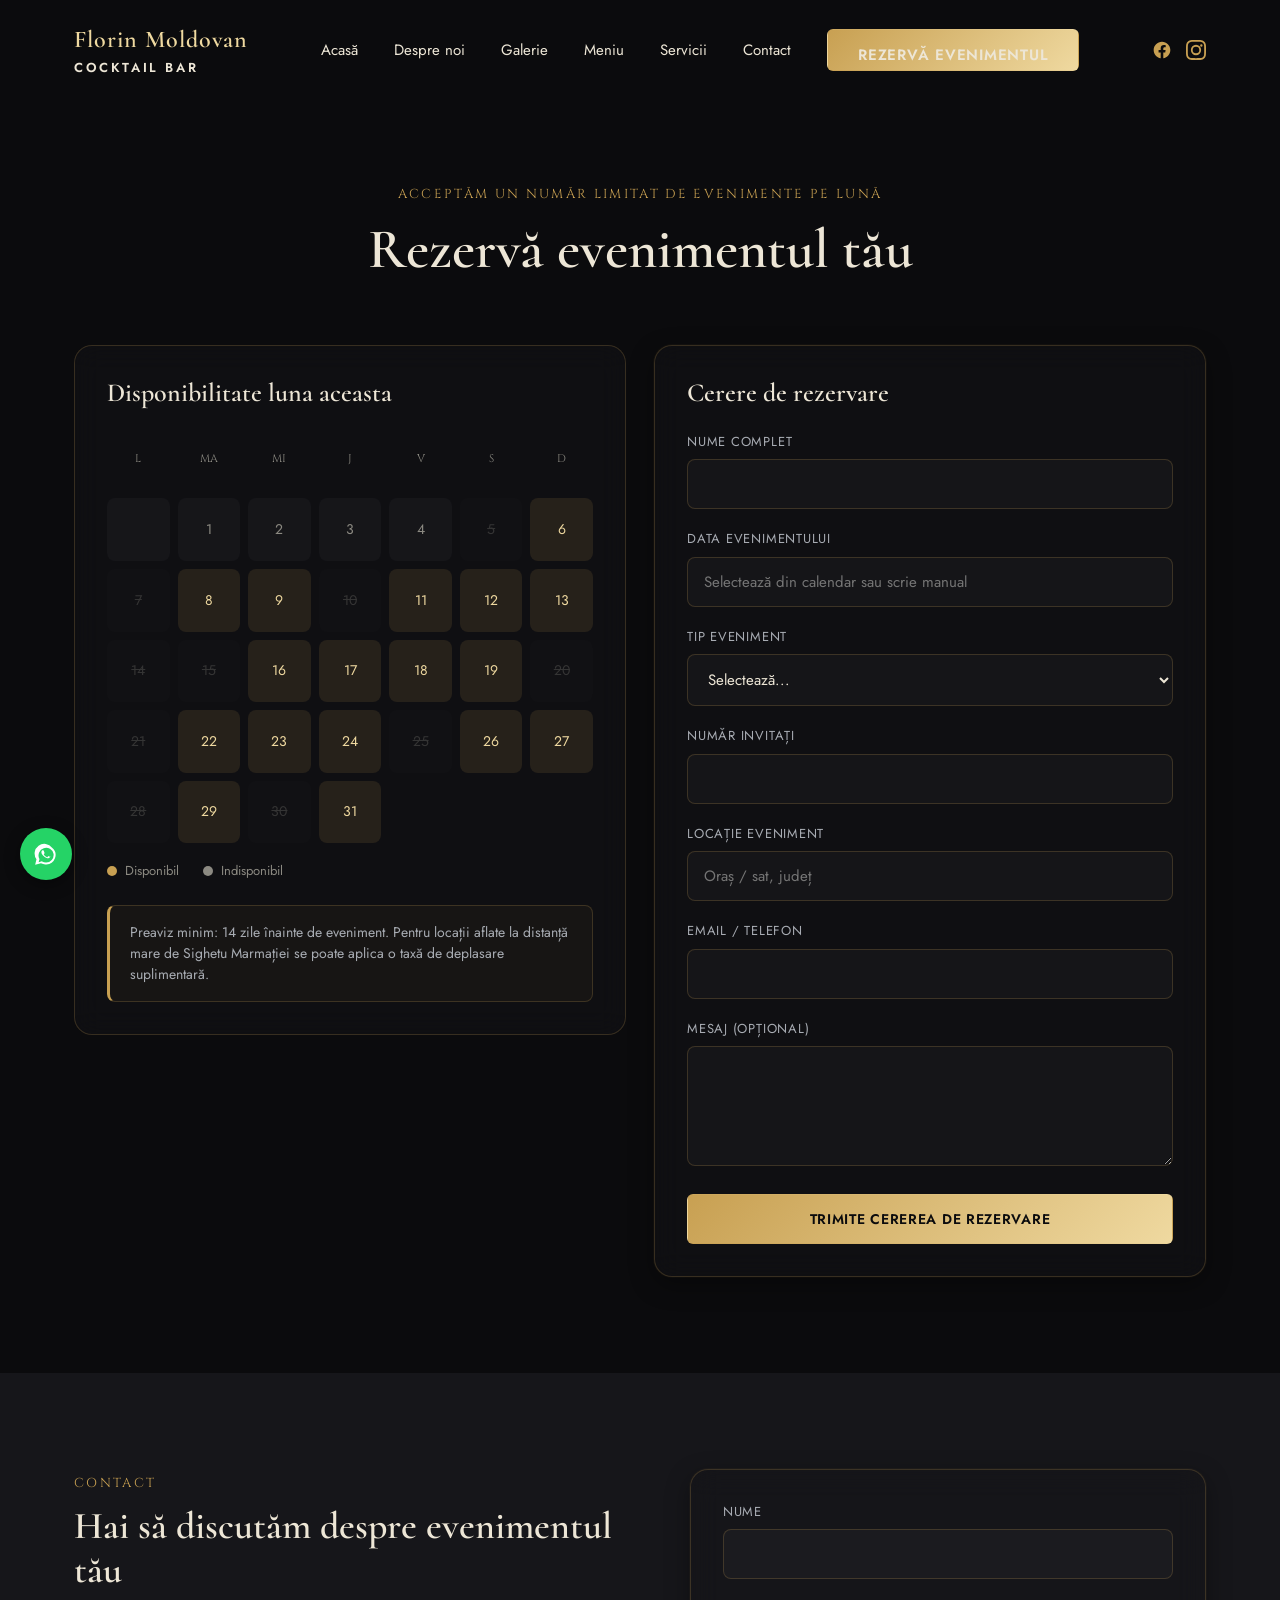
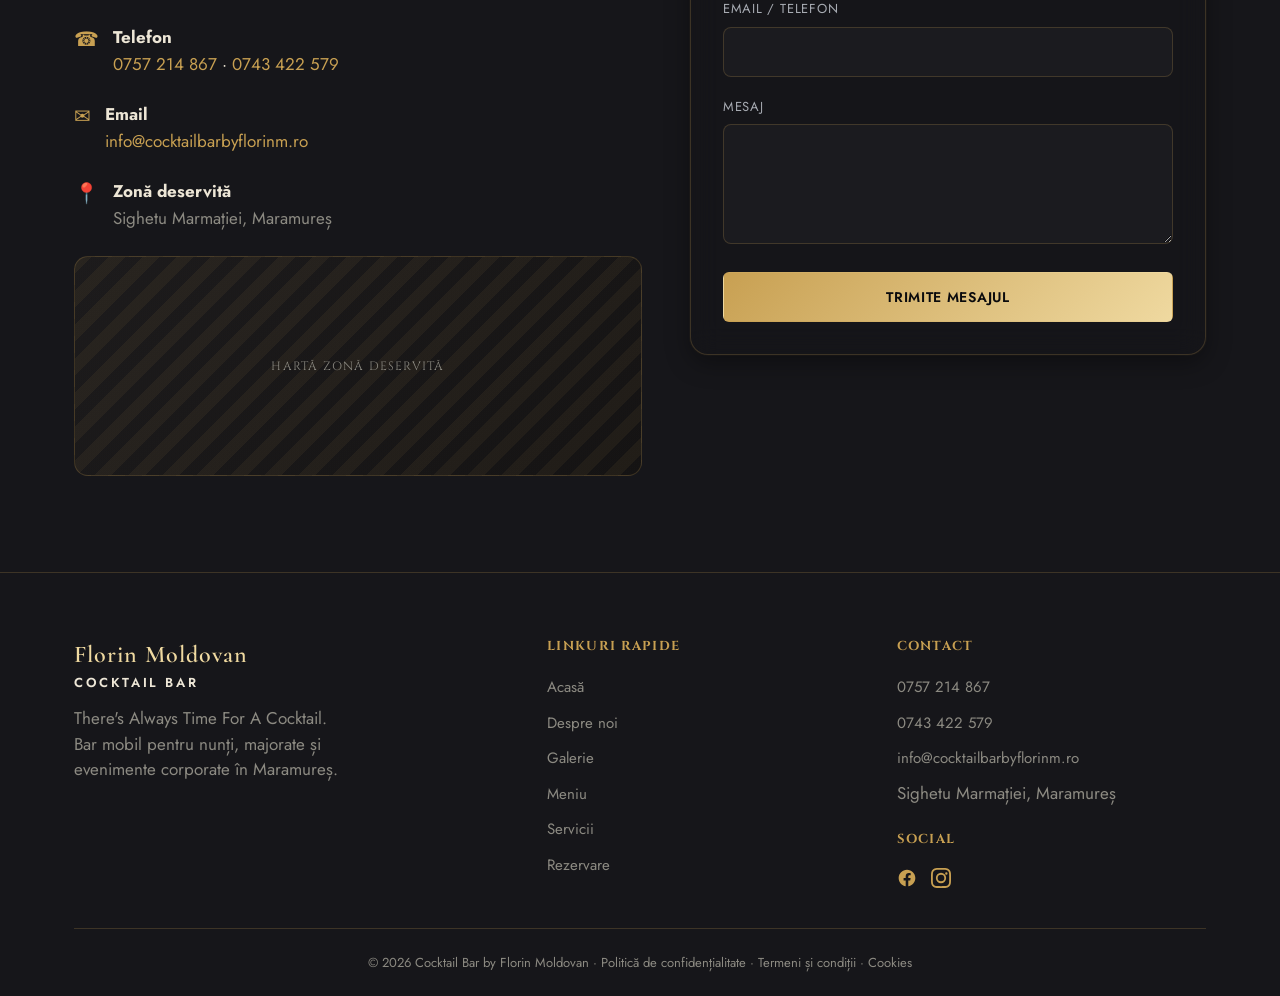
<file: rezervare.html>
<!DOCTYPE html>
<html lang="ro">
<head>
<meta charset="UTF-8">
<meta name="viewport" content="width=device-width, initial-scale=1.0">
<title>Rezervare | Cocktail Bar by Florin Moldovan</title>
<meta name="description" content="Rezervă barul mobil de cocktailuri pentru evenimentul tău — verifică disponibilitatea în calendar.">
<link rel="preconnect" href="https://fonts.googleapis.com">
<link href="https://fonts.googleapis.com/css2?family=Cormorant:ital,wght@0,500;0,600;1,500&family=Cinzel:wght@500;600&family=Jost:wght@400;500;600&display=swap" rel="stylesheet">
<link rel="stylesheet" href="css/style.css">
</head>
<body>

<header class="site-header">
  <div class="container">
    <a href="index.html" class="logo">Florin Moldovan<span>Cocktail Bar</span></a>
    <nav>
      <ul class="nav-links">
        <li><a href="index.html">Acasă</a></li>
        <li><a href="despre.html">Despre noi</a></li>
        <li><a href="galerie.html">Galerie</a></li>
        <li><a href="meniu.html">Meniu</a></li>
        <li><a href="servicii.html">Servicii</a></li>
        <li><a href="contact.html">Contact</a></li>
        <li><a href="rezervare.html" class="btn btn-primary">Rezervă evenimentul</a></li>
      </ul>
    </nav>
    <div class="social-icons">
      <a href="https://www.facebook.com/profile.php?id=61562849623971" target="_blank" rel="noopener" aria-label="Facebook"><svg viewBox="0 0 24 24"><path d="M22 12.06C22 6.51 17.52 2 12 2S2 6.51 2 12.06c0 5 3.66 9.13 8.44 9.94v-7.03H7.9v-2.91h2.54V9.84c0-2.5 1.49-3.89 3.77-3.89 1.09 0 2.23.2 2.23.2v2.46h-1.26c-1.24 0-1.63.77-1.63 1.56v1.87h2.78l-.44 2.91h-2.34V22c4.78-.81 8.44-4.94 8.44-9.94Z"/></svg></a>
      <a href="https://www.instagram.com/cocktailbarbyflorinm/" target="_blank" rel="noopener" aria-label="Instagram"><svg viewBox="0 0 24 24"><path d="M12 2.16c3.2 0 3.58.01 4.85.07 1.17.05 1.8.24 2.22.41.56.21.96.47 1.38.89.42.42.68.82.89 1.38.17.42.36 1.05.41 2.22.06 1.27.07 1.65.07 4.85s-.01 3.58-.07 4.85c-.05 1.17-.24 1.8-.41 2.22-.21.56-.47.96-.89 1.38-.42.42-.82.68-1.38.89-.42.17-1.05.36-2.22.41-1.27.06-1.65.07-4.85.07s-3.58-.01-4.85-.07c-1.17-.05-1.8-.24-2.22-.41-.56-.21-.96-.47-1.38-.89-.42-.42-.68-.82-.89-1.38-.17-.42-.36-1.05-.41-2.22-.06-1.27-.07-1.65-.07-4.85s.01-3.58.07-4.85c.05-1.17.24-1.8.41-2.22.21-.56.47-.96.89-1.38.42-.42.82-.68 1.38-.89.42-.17 1.05-.36 2.22-.41 1.27-.06 1.65-.07 4.85-.07M12 0C8.74 0 8.33.01 7.05.07c-1.28.06-2.15.26-2.91.56-.79.31-1.46.72-2.13 1.39-.67.67-1.08 1.34-1.39 2.13-.3.76-.5 1.63-.56 2.91C.01 8.33 0 8.74 0 12s.01 3.67.07 4.95c.06 1.28.26 2.15.56 2.91.31.79.72 1.46 1.39 2.13.67.67 1.34 1.08 2.13 1.39.76.3 1.63.5 2.91.56C8.33 23.99 8.74 24 12 24s3.67-.01 4.95-.07c1.28-.06 2.15-.26 2.91-.56.79-.31 1.46-.72 2.13-1.39.67-.67 1.08-1.34 1.39-2.13.3-.76.5-1.63.56-2.91.06-1.28.07-1.69.07-4.95s-.01-3.67-.07-4.95c-.06-1.28-.26-2.15-.56-2.91-.31-.79-.72-1.46-1.39-2.13-.67-.67-1.34-1.08-2.13-1.39-.76-.3-1.63-.5-2.91-.56C15.67.01 15.26 0 12 0Zm0 5.84A6.16 6.16 0 1 0 18.16 12 6.16 6.16 0 0 0 12 5.84Zm0 10.16A4 4 0 1 1 16 12a4 4 0 0 1-4 4Zm6.41-10.84a1.44 1.44 0 1 0 1.44 1.44 1.44 1.44 0 0 0-1.44-1.44Z"/></svg></a>
    </div>
    <button class="burger" aria-label="Meniu"><span></span><span></span><span></span></button>
  </div>
</header>

<section class="page-hero">
  <div class="container fade-up">
    <span class="eyebrow">Acceptăm un număr limitat de evenimente pe lună</span>
    <h1>Rezervă evenimentul tău</h1>
  </div>
</section>

<section style="padding-top:0;">
  <div class="container">
    <div class="grid grid-2" style="align-items:flex-start;">
      <div class="calendar-wrap fade-up">
        <h3>Disponibilitate luna aceasta</h3>
        <div class="calendar-grid" id="calendar-grid"></div>
        <div class="legend">
          <span><span class="dot gold"></span> Disponibil</span>
          <span><span class="dot gray"></span> Indisponibil</span>
        </div>
        <div class="notice-box">Preaviz minim: 14 zile înainte de eveniment. Pentru locații aflate la distanță mare de Sighetu Marmației se poate aplica o taxă de deplasare suplimentară.</div>
      </div>

      <div class="card fade-up" id="reservation-form">
        <h3>Cerere de rezervare</h3>
        <form data-form style="margin-top:24px;">
          <div class="form-field"><label for="r-name">Nume complet</label><input type="text" id="r-name" required></div>
          <div class="form-field"><label for="event-date">Data evenimentului</label><input type="text" id="event-date" placeholder="Selectează din calendar sau scrie manual" required></div>
          <div class="form-field">
            <label for="r-type">Tip eveniment</label>
            <select id="r-type" required>
              <option value="">Selectează...</option>
              <option>Majorat</option>
              <option>Nuntă</option>
              <option>Corporate</option>
              <option>Petrecere privată</option>
            </select>
          </div>
          <div class="form-field"><label for="r-guests">Număr invitați</label><input type="number" id="r-guests" min="1"></div>
          <div class="form-field"><label for="r-location">Locație eveniment</label><input type="text" id="r-location" placeholder="Oraș / sat, județ"></div>
          <div class="form-field"><label for="r-contact">Email / Telefon</label><input type="text" id="r-contact" required></div>
          <div class="form-field"><label for="r-message">Mesaj (opțional)</label><textarea id="r-message"></textarea></div>
          <button type="submit" class="btn btn-primary" style="width:100%;">Trimite cererea de rezervare</button>
          <p class="form-success" style="display:none;color:var(--gold-300);margin-top:14px;">Mulțumim! Cererea ta a fost înregistrată — te contactăm pentru confirmare.</p>
        </form>
      </div>
    </div>
  </div>
</section>

<section class="contact-section" id="contact">
  <div class="container">
    <div class="contact-grid">
      <div class="fade-up">
        <span class="eyebrow">Contact</span>
        <h2>Hai să discutăm despre evenimentul tău</h2>
        <div style="margin-top:32px;">
          <div class="contact-info-item"><span class="icon">☎</span><div><strong>Telefon</strong><a href="tel:+40757214867">0757 214 867</a> · <a href="tel:+40743422579">0743 422 579</a></div></div>
          <div class="contact-info-item"><span class="icon">✉</span><div><strong>Email</strong><a href="mailto:info@cocktailbarbyflorinm.ro">info@cocktailbarbyflorinm.ro</a></div></div>
          <div class="contact-info-item"><span class="icon">📍</span><div><strong>Zonă deservită</strong><span style="color:var(--text-muted);">Sighetu Marmației, Maramureș</span></div></div>
        </div>
        <div class="ph map-ph">Hartă zonă deservită</div>
      </div>
      <div class="card fade-up">
        <form data-form>
          <div class="form-field"><label for="c-name">Nume</label><input type="text" id="c-name" required></div>
          <div class="form-field"><label for="c-contact">Email / Telefon</label><input type="text" id="c-contact" required></div>
          <div class="form-field"><label for="c-message">Mesaj</label><textarea id="c-message" required></textarea></div>
          <button type="submit" class="btn btn-primary" style="width:100%;">Trimite mesajul</button>
          <p class="form-success" style="display:none;color:var(--gold-300);margin-top:14px;">Mulțumim! Te contactăm cât mai rapid.</p>
        </form>
      </div>
    </div>
  </div>
</section>

<a href="https://wa.me/40757214867" class="whatsapp-float" aria-label="WhatsApp" target="_blank" rel="noopener">
  <svg viewBox="0 0 24 24"><path d="M17.6 6.32A8.6 8.6 0 0 0 3.2 16.8L2 22l5.36-1.41A8.6 8.6 0 0 0 12 21.6a8.6 8.6 0 0 0 5.6-15.28ZM12 19.9a7 7 0 0 1-3.57-.98l-.26-.15-2.96.78.79-2.88-.17-.3A7 7 0 1 1 19 12a7 7 0 0 1-7 7.9Zm3.86-5.24c-.21-.1-1.24-.61-1.43-.68-.19-.07-.33-.1-.47.1-.14.21-.54.68-.66.82-.12.14-.24.15-.45.05-.21-.1-.88-.32-1.67-1.03-.62-.55-1.03-1.23-1.15-1.44-.12-.21-.01-.32.1-.43.1-.1.21-.27.32-.4.1-.14.14-.24.21-.4.07-.16.03-.3-.04-.4-.07-.1-.62-1.5-.85-2.04-.15-.36-.31-.31-.43-.32-.11-.01-.24-.01-.37-.01-.13 0-.34.05-.52.27-.18.21-.69.68-.69 1.65 0 .97.71 1.91.81 2.04.1.13 1.39 2.13 3.39 2.91 1.99.78 1.99.52 2.35.49.36-.03 1.24-.51 1.41-1 .18-.49.18-.91.13-1-.05-.1-.18-.15-.39-.25Z"/></svg>
</a>

<footer>
  <div class="container">
    <div class="footer-grid">
      <div>
        <div class="logo">Florin Moldovan<span>Cocktail Bar</span></div>
        <p style="margin-top:14px;max-width:280px;">There's Always Time For A Cocktail. Bar mobil pentru nunți, majorate și evenimente corporate în Maramureș.</p>
      </div>
      <div>
        <h4>Linkuri rapide</h4>
        <ul>
          <li><a href="index.html">Acasă</a></li>
          <li><a href="despre.html">Despre noi</a></li>
          <li><a href="galerie.html">Galerie</a></li>
          <li><a href="meniu.html">Meniu</a></li>
          <li><a href="servicii.html">Servicii</a></li>
          <li><a href="rezervare.html">Rezervare</a></li>
        </ul>
      </div>
      <div>
        <h4>Contact</h4>
        <ul>
          <li><a href="tel:+40757214867">0757 214 867</a></li>
          <li><a href="tel:+40743422579">0743 422 579</a></li>
          <li><a href="mailto:info@cocktailbarbyflorinm.ro">info@cocktailbarbyflorinm.ro</a></li>
          <li><span style="color:var(--text-muted);">Sighetu Marmației, Maramureș</span></li>
        </ul>
        <h4 style="margin-top:24px;">Social</h4>
        <div class="social-icons">
          <a href="https://www.facebook.com/profile.php?id=61562849623971" target="_blank" rel="noopener" aria-label="Facebook"><svg viewBox="0 0 24 24"><path d="M22 12.06C22 6.51 17.52 2 12 2S2 6.51 2 12.06c0 5 3.66 9.13 8.44 9.94v-7.03H7.9v-2.91h2.54V9.84c0-2.5 1.49-3.89 3.77-3.89 1.09 0 2.23.2 2.23.2v2.46h-1.26c-1.24 0-1.63.77-1.63 1.56v1.87h2.78l-.44 2.91h-2.34V22c4.78-.81 8.44-4.94 8.44-9.94Z"/></svg></a>
          <a href="https://www.instagram.com/cocktailbarbyflorinm/" target="_blank" rel="noopener" aria-label="Instagram"><svg viewBox="0 0 24 24"><path d="M12 2.16c3.2 0 3.58.01 4.85.07 1.17.05 1.8.24 2.22.41.56.21.96.47 1.38.89.42.42.68.82.89 1.38.17.42.36 1.05.41 2.22.06 1.27.07 1.65.07 4.85s-.01 3.58-.07 4.85c-.05 1.17-.24 1.8-.41 2.22-.21.56-.47.96-.89 1.38-.42.42-.82.68-1.38.89-.42.17-1.05.36-2.22.41-1.27.06-1.65.07-4.85.07s-3.58-.01-4.85-.07c-1.17-.05-1.8-.24-2.22-.41-.56-.21-.96-.47-1.38-.89-.42-.42-.68-.82-.89-1.38-.17-.42-.36-1.05-.41-2.22-.06-1.27-.07-1.65-.07-4.85s.01-3.58.07-4.85c.05-1.17.24-1.8.41-2.22.21-.56.47-.96.89-1.38.42-.42.82-.68 1.38-.89.42-.17 1.05-.36 2.22-.41 1.27-.06 1.65-.07 4.85-.07M12 0C8.74 0 8.33.01 7.05.07c-1.28.06-2.15.26-2.91.56-.79.31-1.46.72-2.13 1.39-.67.67-1.08 1.34-1.39 2.13-.3.76-.5 1.63-.56 2.91C.01 8.33 0 8.74 0 12s.01 3.67.07 4.95c.06 1.28.26 2.15.56 2.91.31.79.72 1.46 1.39 2.13.67.67 1.34 1.08 2.13 1.39.76.3 1.63.5 2.91.56C8.33 23.99 8.74 24 12 24s3.67-.01 4.95-.07c1.28-.06 2.15-.26 2.91-.56.79-.31 1.46-.72 2.13-1.39.67-.67 1.08-1.34 1.39-2.13.3-.76.5-1.63.56-2.91.06-1.28.07-1.69.07-4.95s-.01-3.67-.07-4.95c-.06-1.28-.26-2.15-.56-2.91-.31-.79-.72-1.46-1.39-2.13-.67-.67-1.34-1.08-2.13-1.39-.76-.3-1.63-.5-2.91-.56C15.67.01 15.26 0 12 0Zm0 5.84A6.16 6.16 0 1 0 18.16 12 6.16 6.16 0 0 0 12 5.84Zm0 10.16A4 4 0 1 1 16 12a4 4 0 0 1-4 4Zm6.41-10.84a1.44 1.44 0 1 0 1.44 1.44 1.44 1.44 0 0 0-1.44-1.44Z"/></svg></a>
        </div>
      </div>
    </div>
    <div class="footer-bottom">
      © 2026 Cocktail Bar by Florin Moldovan · <a href="#">Politică de confidențialitate</a> · <a href="#">Termeni și condiții</a> · <a href="#">Cookies</a>
    </div>
  </div>
</footer>

<script src="js/main.js"></script>
</body>
</html>
</file>
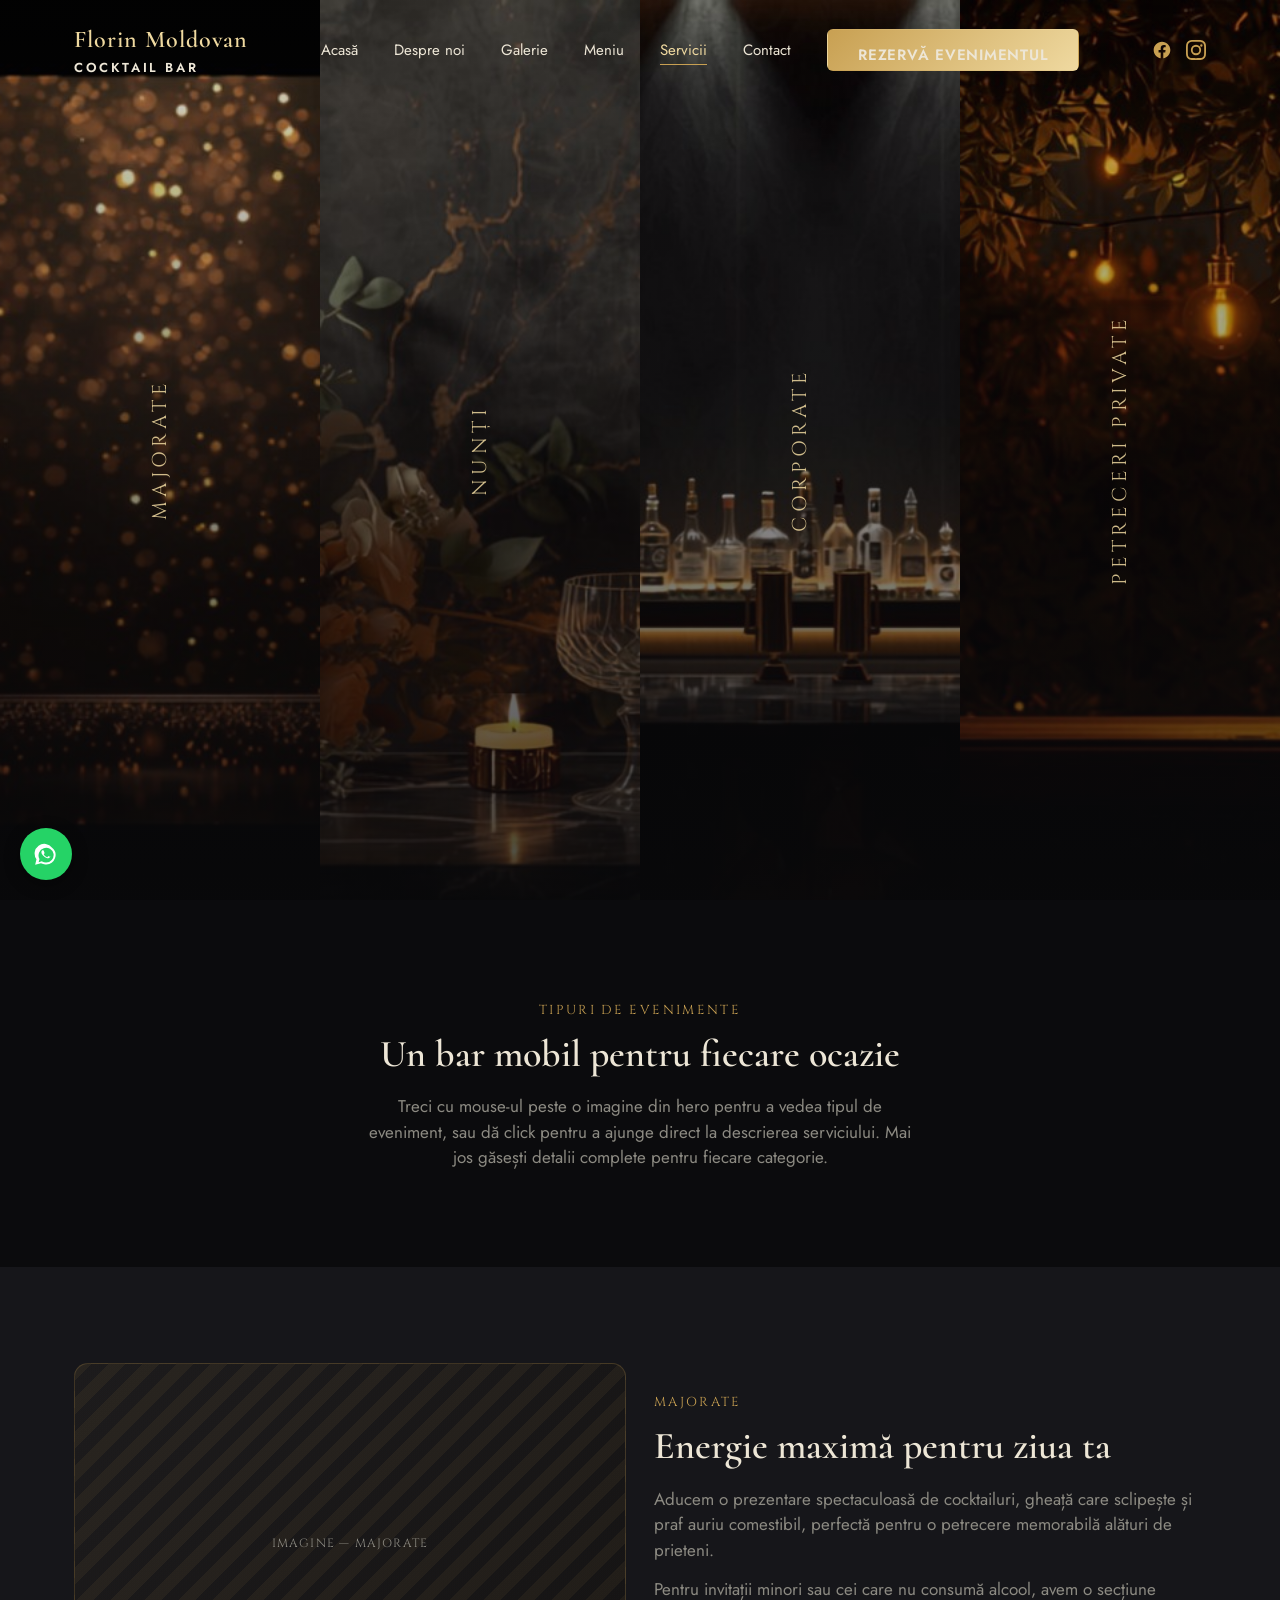
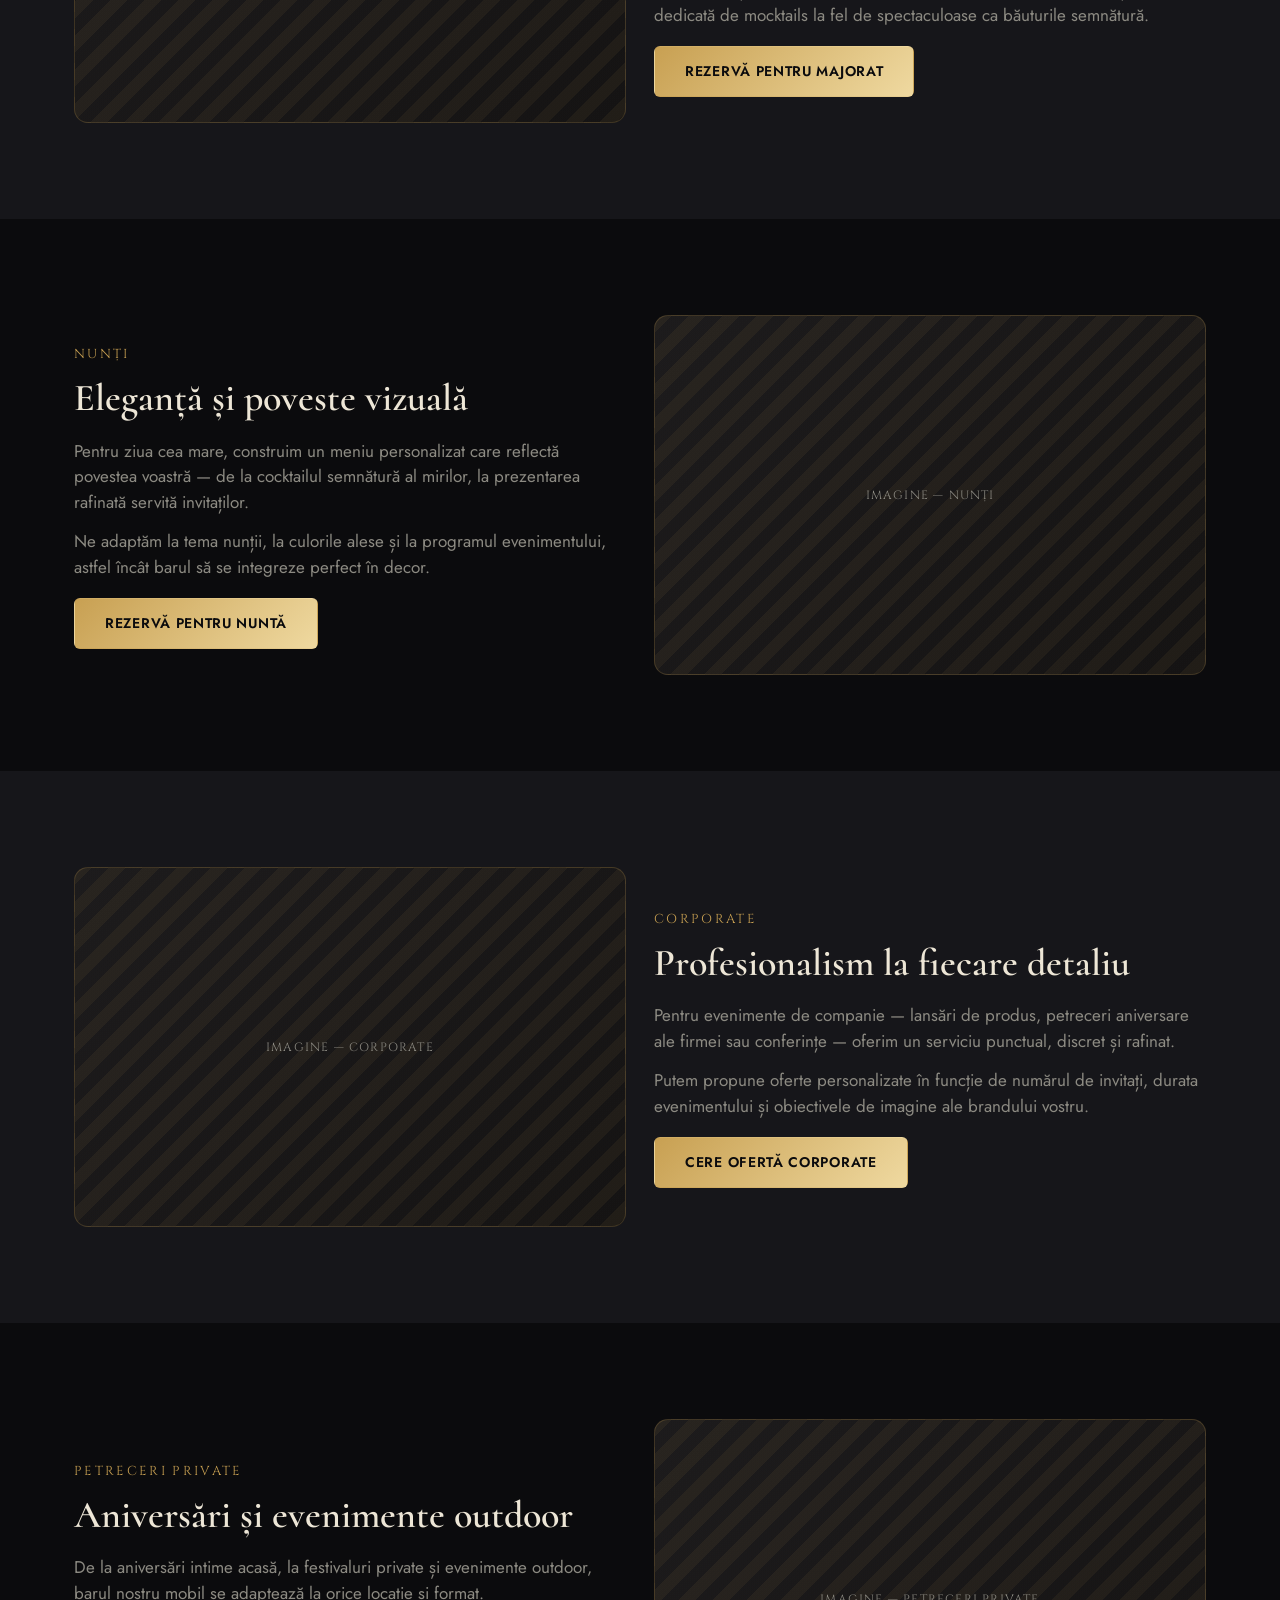
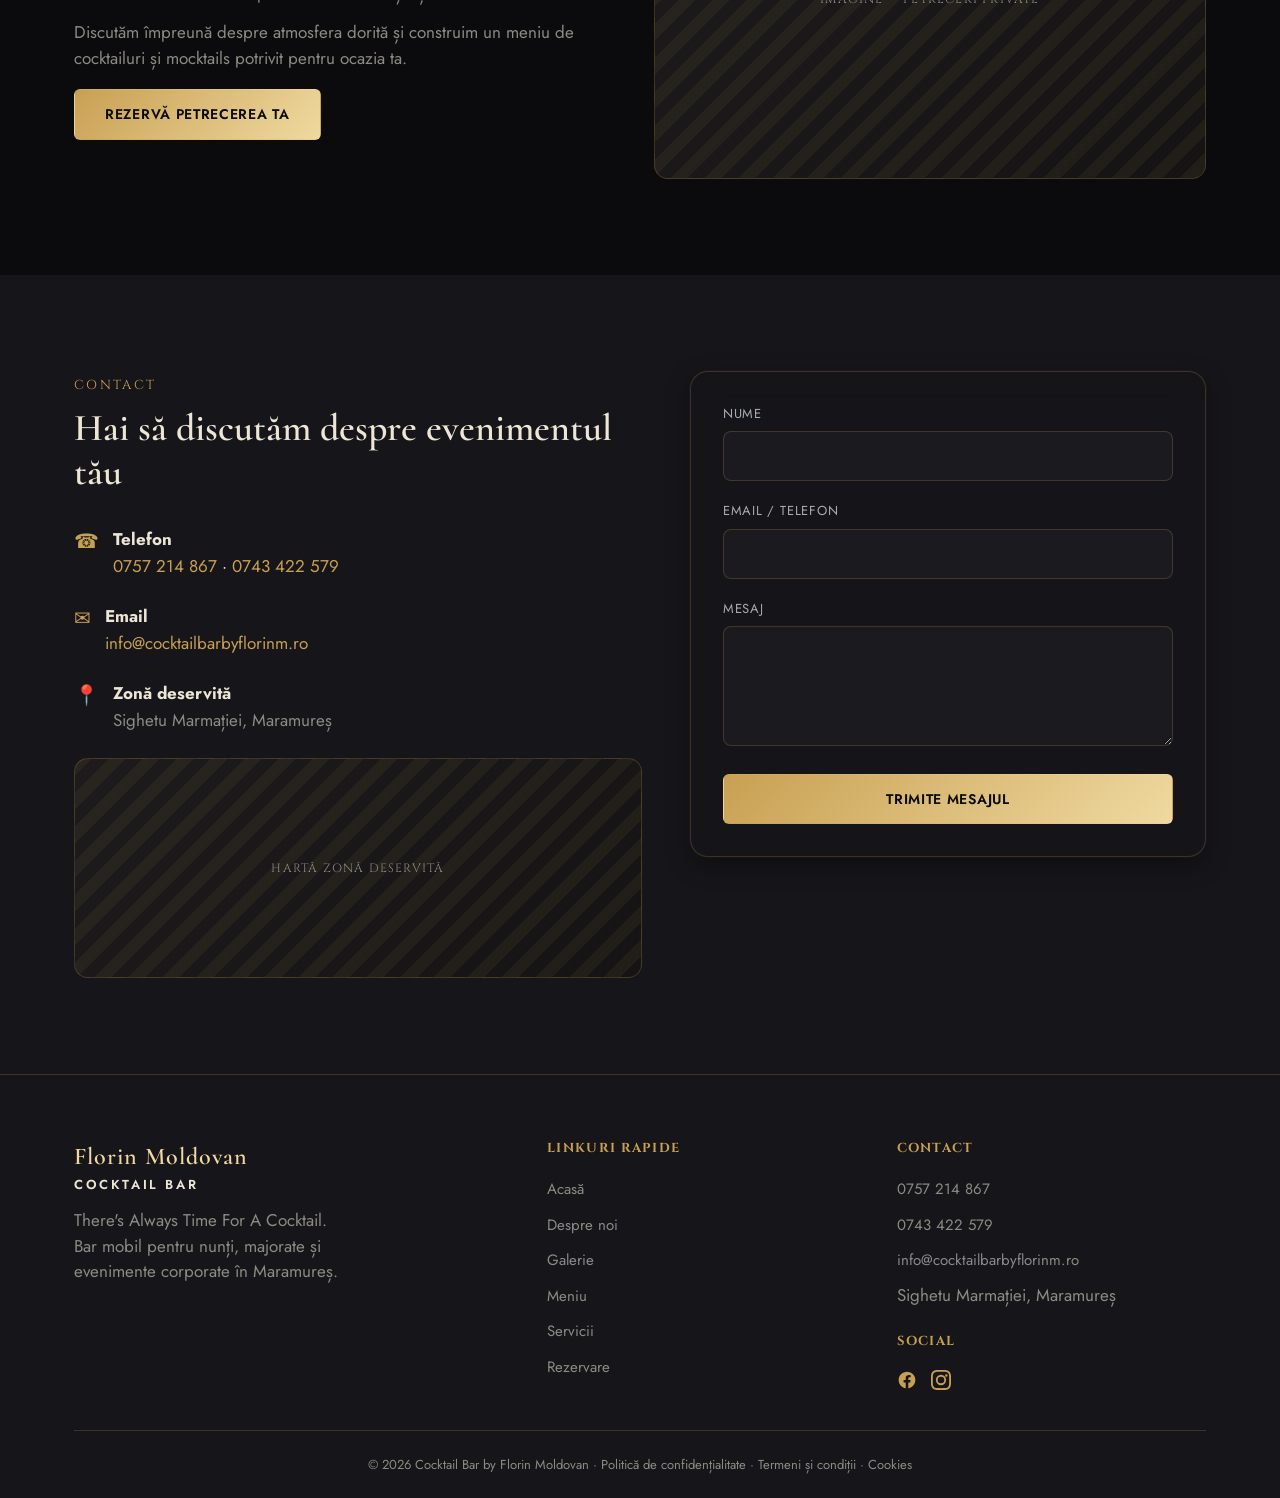
<file: servicii.html>
<!DOCTYPE html>
<html lang="ro">
<head>
<meta charset="UTF-8">
<meta name="viewport" content="width=device-width, initial-scale=1.0">
<title>Servicii | Cocktail Bar by Florin Moldovan</title>
<meta name="description" content="Tipuri de evenimente deservite de Cocktail Bar by Florin Moldovan: majorate, nunți, corporate și petreceri private în Maramureș.">
<link rel="preconnect" href="https://fonts.googleapis.com">
<link href="https://fonts.googleapis.com/css2?family=Cormorant:ital,wght@0,500;0,600;1,500&family=Cinzel:wght@500;600&family=Jost:wght@400;500;600&display=swap" rel="stylesheet">
<link rel="stylesheet" href="css/style.css">
</head>
<body>

<header class="site-header">
  <div class="container">
    <a href="index.html" class="logo">Florin Moldovan<span>Cocktail Bar</span></a>
    <nav>
      <ul class="nav-links">
        <li><a href="index.html">Acasă</a></li>
        <li><a href="despre.html">Despre noi</a></li>
        <li><a href="galerie.html">Galerie</a></li>
        <li><a href="meniu.html">Meniu</a></li>
        <li><a href="servicii.html" class="active">Servicii</a></li>
        <li><a href="contact.html">Contact</a></li>
        <li><a href="rezervare.html" class="btn btn-primary">Rezervă evenimentul</a></li>
      </ul>
    </nav>
    <div class="social-icons">
      <a href="https://www.facebook.com/profile.php?id=61562849623971" target="_blank" rel="noopener" aria-label="Facebook"><svg viewBox="0 0 24 24"><path d="M22 12.06C22 6.51 17.52 2 12 2S2 6.51 2 12.06c0 5 3.66 9.13 8.44 9.94v-7.03H7.9v-2.91h2.54V9.84c0-2.5 1.49-3.89 3.77-3.89 1.09 0 2.23.2 2.23.2v2.46h-1.26c-1.24 0-1.63.77-1.63 1.56v1.87h2.78l-.44 2.91h-2.34V22c4.78-.81 8.44-4.94 8.44-9.94Z"/></svg></a>
      <a href="https://www.instagram.com/cocktailbarbyflorinm/" target="_blank" rel="noopener" aria-label="Instagram"><svg viewBox="0 0 24 24"><path d="M12 2.16c3.2 0 3.58.01 4.85.07 1.17.05 1.8.24 2.22.41.56.21.96.47 1.38.89.42.42.68.82.89 1.38.17.42.36 1.05.41 2.22.06 1.27.07 1.65.07 4.85s-.01 3.58-.07 4.85c-.05 1.17-.24 1.8-.41 2.22-.21.56-.47.96-.89 1.38-.42.42-.82.68-1.38.89-.42.17-1.05.36-2.22.41-1.27.06-1.65.07-4.85.07s-3.58-.01-4.85-.07c-1.17-.05-1.8-.24-2.22-.41-.56-.21-.96-.47-1.38-.89-.42-.42-.68-.82-.89-1.38-.17-.42-.36-1.05-.41-2.22-.06-1.27-.07-1.65-.07-4.85s.01-3.58.07-4.85c.05-1.17.24-1.8.41-2.22.21-.56.47-.96.89-1.38.42-.42.82-.68 1.38-.89.42-.17 1.05-.36 2.22-.41 1.27-.06 1.65-.07 4.85-.07M12 0C8.74 0 8.33.01 7.05.07c-1.28.06-2.15.26-2.91.56-.79.31-1.46.72-2.13 1.39-.67.67-1.08 1.34-1.39 2.13-.3.76-.5 1.63-.56 2.91C.01 8.33 0 8.74 0 12s.01 3.67.07 4.95c.06 1.28.26 2.15.56 2.91.31.79.72 1.46 1.39 2.13.67.67 1.34 1.08 2.13 1.39.76.3 1.63.5 2.91.56C8.33 23.99 8.74 24 12 24s3.67-.01 4.95-.07c1.28-.06 2.15-.26 2.91-.56.79-.31 1.46-.72 2.13-1.39.67-.67 1.08-1.34 1.39-2.13.3-.76.5-1.63.56-2.91.06-1.28.07-1.69.07-4.95s-.01-3.67-.07-4.95c-.06-1.28-.26-2.15-.56-2.91-.31-.79-.72-1.46-1.39-2.13-.67-.67-1.34-1.08-2.13-1.39-.76-.3-1.63-.5-2.91-.56C15.67.01 15.26 0 12 0Zm0 5.84A6.16 6.16 0 1 0 18.16 12 6.16 6.16 0 0 0 12 5.84Zm0 10.16A4 4 0 1 1 16 12a4 4 0 0 1-4 4Zm6.41-10.84a1.44 1.44 0 1 0 1.44 1.44 1.44 1.44 0 0 0-1.44-1.44Z"/></svg></a>
    </div>
    <button class="burger" aria-label="Meniu"><span></span><span></span><span></span></button>
  </div>
</header>

<!-- HERO: column hover -->
<div class="col-hero">
  <a class="col-hero-item" href="#serviciu-majorate" data-target="#serviciu-majorate" style="background-image:url('images/hero-majorate.jpg');">
    <div class="col-hero-title"><span>Majorate</span></div>
    <div class="col-hero-sub">Energie maximă, mocktails, prezentare spectaculoasă</div>
  </a>
  <a class="col-hero-item" href="#serviciu-nunti" data-target="#serviciu-nunti" style="background-image:url('images/hero-nunti.jpg');">
    <div class="col-hero-title"><span>Nunți</span></div>
    <div class="col-hero-sub">Eleganță, poveste vizuală, meniu personalizat</div>
  </a>
  <a class="col-hero-item" href="#serviciu-corporate" data-target="#serviciu-corporate" style="background-image:url('images/hero-corporate.jpg');">
    <div class="col-hero-title"><span>Corporate</span></div>
    <div class="col-hero-sub">Profesionalism, oferte personalizate</div>
  </a>
  <a class="col-hero-item" href="#serviciu-privat" data-target="#serviciu-privat" style="background-image:url('images/hero-privat.jpg');">
    <div class="col-hero-title"><span>Petreceri private</span></div>
    <div class="col-hero-sub">Aniversări, evenimente outdoor, festivaluri private</div>
  </a>
</div>

<!-- INTRO -->
<section style="text-align:center;">
  <div class="container fade-up">
    <span class="eyebrow">Tipuri de evenimente</span>
    <h2>Un bar mobil pentru fiecare ocazie</h2>
    <p style="margin:18px auto 0;max-width:560px;">Treci cu mouse-ul peste o imagine din hero pentru a vedea tipul de eveniment, sau dă click pentru a ajunge direct la descrierea serviciului. Mai jos găsești detalii complete pentru fiecare categorie.</p>
  </div>
</section>

<!-- MAJORATE -->
<section id="serviciu-majorate" style="background:var(--bg-charcoal);">
  <div class="container">
    <div class="grid grid-2" style="align-items:center;">
      <div class="ph fade-up" style="height:360px;">Imagine — Majorate</div>
      <div class="fade-up">
        <span class="eyebrow">Majorate</span>
        <h2>Energie maximă pentru ziua ta</h2>
        <p style="margin-top:18px;">Aducem o prezentare spectaculoasă de cocktailuri, gheață care sclipește și praf auriu comestibil, perfectă pentru o petrecere memorabilă alături de prieteni.</p>
        <p style="margin-top:14px;">Pentru invitații minori sau cei care nu consumă alcool, avem o secțiune dedicată de mocktails la fel de spectaculoase ca băuturile semnătură.</p>
        <a href="rezervare.html" class="btn btn-primary" style="margin-top:18px;display:inline-block;">Rezervă pentru majorat</a>
      </div>
    </div>
  </div>
</section>

<!-- NUNTI -->
<section id="serviciu-nunti">
  <div class="container">
    <div class="grid grid-2" style="align-items:center;">
      <div class="fade-up">
        <span class="eyebrow">Nunți</span>
        <h2>Eleganță și poveste vizuală</h2>
        <p style="margin-top:18px;">Pentru ziua cea mare, construim un meniu personalizat care reflectă povestea voastră — de la cocktailul semnătură al mirilor, la prezentarea rafinată servită invitaților.</p>
        <p style="margin-top:14px;">Ne adaptăm la tema nunții, la culorile alese și la programul evenimentului, astfel încât barul să se integreze perfect în decor.</p>
        <a href="rezervare.html" class="btn btn-primary" style="margin-top:18px;display:inline-block;">Rezervă pentru nuntă</a>
      </div>
      <div class="ph fade-up" style="height:360px;">Imagine — Nunți</div>
    </div>
  </div>
</section>

<!-- CORPORATE -->
<section id="serviciu-corporate" style="background:var(--bg-charcoal);">
  <div class="container">
    <div class="grid grid-2" style="align-items:center;">
      <div class="ph fade-up" style="height:360px;">Imagine — Corporate</div>
      <div class="fade-up">
        <span class="eyebrow">Corporate</span>
        <h2>Profesionalism la fiecare detaliu</h2>
        <p style="margin-top:18px;">Pentru evenimente de companie — lansări de produs, petreceri aniversare ale firmei sau conferințe — oferim un serviciu punctual, discret și rafinat.</p>
        <p style="margin-top:14px;">Putem propune oferte personalizate în funcție de numărul de invitați, durata evenimentului și obiectivele de imagine ale brandului vostru.</p>
        <a href="rezervare.html" class="btn btn-primary" style="margin-top:18px;display:inline-block;">Cere ofertă corporate</a>
      </div>
    </div>
  </div>
</section>

<!-- PETRECERI PRIVATE -->
<section id="serviciu-privat">
  <div class="container">
    <div class="grid grid-2" style="align-items:center;">
      <div class="fade-up">
        <span class="eyebrow">Petreceri private</span>
        <h2>Aniversări și evenimente outdoor</h2>
        <p style="margin-top:18px;">De la aniversări intime acasă, la festivaluri private și evenimente outdoor, barul nostru mobil se adaptează la orice locație și format.</p>
        <p style="margin-top:14px;">Discutăm împreună despre atmosfera dorită și construim un meniu de cocktailuri și mocktails potrivit pentru ocazia ta.</p>
        <a href="rezervare.html" class="btn btn-primary" style="margin-top:18px;display:inline-block;">Rezervă petrecerea ta</a>
      </div>
      <div class="ph fade-up" style="height:360px;">Imagine — Petreceri private</div>
    </div>
  </div>
</section>

<!-- CONTACT SECTION -->
<section class="contact-section" id="contact">
  <div class="container">
    <div class="contact-grid">
      <div class="fade-up">
        <span class="eyebrow">Contact</span>
        <h2>Hai să discutăm despre evenimentul tău</h2>
        <div style="margin-top:32px;">
          <div class="contact-info-item"><span class="icon">☎</span><div><strong>Telefon</strong><a href="tel:+40757214867">0757 214 867</a> · <a href="tel:+40743422579">0743 422 579</a></div></div>
          <div class="contact-info-item"><span class="icon">✉</span><div><strong>Email</strong><a href="mailto:info@cocktailbarbyflorinm.ro">info@cocktailbarbyflorinm.ro</a></div></div>
          <div class="contact-info-item"><span class="icon">📍</span><div><strong>Zonă deservită</strong><span style="color:var(--text-muted);">Sighetu Marmației, Maramureș</span></div></div>
        </div>
        <div class="ph map-ph">Hartă zonă deservită</div>
      </div>
      <div class="card fade-up">
        <form data-form>
          <div class="form-field"><label for="c-name">Nume</label><input type="text" id="c-name" required></div>
          <div class="form-field"><label for="c-contact">Email / Telefon</label><input type="text" id="c-contact" required></div>
          <div class="form-field"><label for="c-message">Mesaj</label><textarea id="c-message" required></textarea></div>
          <button type="submit" class="btn btn-primary" style="width:100%;">Trimite mesajul</button>
          <p class="form-success" style="display:none;color:var(--gold-300);margin-top:14px;">Mulțumim! Te contactăm cât mai rapid.</p>
        </form>
      </div>
    </div>
  </div>
</section>

<a href="https://wa.me/40757214867" class="whatsapp-float" aria-label="WhatsApp" target="_blank" rel="noopener">
  <svg viewBox="0 0 24 24"><path d="M17.6 6.32A8.6 8.6 0 0 0 3.2 16.8L2 22l5.36-1.41A8.6 8.6 0 0 0 12 21.6a8.6 8.6 0 0 0 5.6-15.28ZM12 19.9a7 7 0 0 1-3.57-.98l-.26-.15-2.96.78.79-2.88-.17-.3A7 7 0 1 1 19 12a7 7 0 0 1-7 7.9Zm3.86-5.24c-.21-.1-1.24-.61-1.43-.68-.19-.07-.33-.1-.47.1-.14.21-.54.68-.66.82-.12.14-.24.15-.45.05-.21-.1-.88-.32-1.67-1.03-.62-.55-1.03-1.23-1.15-1.44-.12-.21-.01-.32.1-.43.1-.1.21-.27.32-.4.1-.14.14-.24.21-.4.07-.16.03-.3-.04-.4-.07-.1-.62-1.5-.85-2.04-.15-.36-.31-.31-.43-.32-.11-.01-.24-.01-.37-.01-.13 0-.34.05-.52.27-.18.21-.69.68-.69 1.65 0 .97.71 1.91.81 2.04.1.13 1.39 2.13 3.39 2.91 1.99.78 1.99.52 2.35.49.36-.03 1.24-.51 1.41-1 .18-.49.18-.91.13-1-.05-.1-.18-.15-.39-.25Z"/></svg>
</a>

<footer>
  <div class="container">
    <div class="footer-grid">
      <div>
        <div class="logo">Florin Moldovan<span>Cocktail Bar</span></div>
        <p style="margin-top:14px;max-width:280px;">There's Always Time For A Cocktail. Bar mobil pentru nunți, majorate și evenimente corporate în Maramureș.</p>
      </div>
      <div>
        <h4>Linkuri rapide</h4>
        <ul>
          <li><a href="index.html">Acasă</a></li>
          <li><a href="despre.html">Despre noi</a></li>
          <li><a href="galerie.html">Galerie</a></li>
          <li><a href="meniu.html">Meniu</a></li>
          <li><a href="servicii.html">Servicii</a></li>
          <li><a href="rezervare.html">Rezervare</a></li>
        </ul>
      </div>
      <div>
        <h4>Contact</h4>
        <ul>
          <li><a href="tel:+40757214867">0757 214 867</a></li>
          <li><a href="tel:+40743422579">0743 422 579</a></li>
          <li><a href="mailto:info@cocktailbarbyflorinm.ro">info@cocktailbarbyflorinm.ro</a></li>
          <li><span style="color:var(--text-muted);">Sighetu Marmației, Maramureș</span></li>
        </ul>
        <h4 style="margin-top:24px;">Social</h4>
        <div class="social-icons">
          <a href="https://www.facebook.com/profile.php?id=61562849623971" target="_blank" rel="noopener" aria-label="Facebook"><svg viewBox="0 0 24 24"><path d="M22 12.06C22 6.51 17.52 2 12 2S2 6.51 2 12.06c0 5 3.66 9.13 8.44 9.94v-7.03H7.9v-2.91h2.54V9.84c0-2.5 1.49-3.89 3.77-3.89 1.09 0 2.23.2 2.23.2v2.46h-1.26c-1.24 0-1.63.77-1.63 1.56v1.87h2.78l-.44 2.91h-2.34V22c4.78-.81 8.44-4.94 8.44-9.94Z"/></svg></a>
          <a href="https://www.instagram.com/cocktailbarbyflorinm/" target="_blank" rel="noopener" aria-label="Instagram"><svg viewBox="0 0 24 24"><path d="M12 2.16c3.2 0 3.58.01 4.85.07 1.17.05 1.8.24 2.22.41.56.21.96.47 1.38.89.42.42.68.82.89 1.38.17.42.36 1.05.41 2.22.06 1.27.07 1.65.07 4.85s-.01 3.58-.07 4.85c-.05 1.17-.24 1.8-.41 2.22-.21.56-.47.96-.89 1.38-.42.42-.82.68-1.38.89-.42.17-1.05.36-2.22.41-1.27.06-1.65.07-4.85.07s-3.58-.01-4.85-.07c-1.17-.05-1.8-.24-2.22-.41-.56-.21-.96-.47-1.38-.89-.42-.42-.68-.82-.89-1.38-.17-.42-.36-1.05-.41-2.22-.06-1.27-.07-1.65-.07-4.85s.01-3.58.07-4.85c.05-1.17.24-1.8.41-2.22.21-.56.47-.96.89-1.38.42-.42.82-.68 1.38-.89.42-.17 1.05-.36 2.22-.41 1.27-.06 1.65-.07 4.85-.07M12 0C8.74 0 8.33.01 7.05.07c-1.28.06-2.15.26-2.91.56-.79.31-1.46.72-2.13 1.39-.67.67-1.08 1.34-1.39 2.13-.3.76-.5 1.63-.56 2.91C.01 8.33 0 8.74 0 12s.01 3.67.07 4.95c.06 1.28.26 2.15.56 2.91.31.79.72 1.46 1.39 2.13.67.67 1.34 1.08 2.13 1.39.76.3 1.63.5 2.91.56C8.33 23.99 8.74 24 12 24s3.67-.01 4.95-.07c1.28-.06 2.15-.26 2.91-.56.79-.31 1.46-.72 2.13-1.39.67-.67 1.08-1.34 1.39-2.13.3-.76.5-1.63.56-2.91.06-1.28.07-1.69.07-4.95s-.01-3.67-.07-4.95c-.06-1.28-.26-2.15-.56-2.91-.31-.79-.72-1.46-1.39-2.13-.67-.67-1.34-1.08-2.13-1.39-.76-.3-1.63-.5-2.91-.56C15.67.01 15.26 0 12 0Zm0 5.84A6.16 6.16 0 1 0 18.16 12 6.16 6.16 0 0 0 12 5.84Zm0 10.16A4 4 0 1 1 16 12a4 4 0 0 1-4 4Zm6.41-10.84a1.44 1.44 0 1 0 1.44 1.44 1.44 1.44 0 0 0-1.44-1.44Z"/></svg></a>
        </div>
      </div>
    </div>
    <div class="footer-bottom">
      © 2026 Cocktail Bar by Florin Moldovan · <a href="#">Politică de confidențialitate</a> · <a href="#">Termeni și condiții</a> · <a href="#">Cookies</a>
    </div>
  </div>
</footer>

<script src="js/main.js"></script>
</body>
</html>
</file>
<file: css/style.css>
/* ============ DESIGN TOKENS ============ */
:root{
  --bg-onyx:#0B0B0D;
  --bg-charcoal:#16161A;
  --gold-500:#C8A052;
  --gold-300:#EFD9A0;
  --silver-400:#A8ACB3;
  --ivory-text:#EDE6D6;
  --text-muted:#8C8A82;
  --glass-bg: rgba(22,22,26,0.45);
  --glass-border: rgba(200,160,82,0.22);
  --glass-border-hover: rgba(200,160,82,0.4);
}

*{box-sizing:border-box;margin:0;padding:0;}

html{scroll-behavior:smooth;}

body{
  background:var(--bg-onyx);
  color:var(--ivory-text);
  font-family:'Jost',sans-serif;
  font-size:17px;
  line-height:1.5;
  overflow-x:hidden;
}

h1,h2,h3{
  font-family:'Cormorant',serif;
  line-height:1.15;
  font-weight:600;
  color:var(--ivory-text);
}

h1{font-size:56px;}
h2{font-size:38px;}
h3{font-size:26px;}

p{color:var(--text-muted);}

.eyebrow{
  font-family:'Cinzel',serif;
  text-transform:uppercase;
  letter-spacing:0.18em;
  font-size:13px;
  color:var(--gold-500);
  display:inline-block;
  margin-bottom:12px;
}

a{color:var(--gold-500);text-decoration:none;}

img{max-width:100%;display:block;}

.container{
  max-width:1180px;
  margin:0 auto;
  padding:0 24px;
}

section{padding:96px 0;}

/* ============ PLACEHOLDER IMAGES ============ */
.ph{
  background:
    repeating-linear-gradient(135deg, rgba(200,160,82,0.10) 0 12px, rgba(200,160,82,0.04) 12px 24px),
    linear-gradient(135deg, var(--bg-charcoal), #0e0e11);
  border:1px solid var(--glass-border);
  display:flex;
  align-items:center;
  justify-content:center;
  color:var(--text-muted);
  font-family:'Cinzel',serif;
  font-size:12px;
  letter-spacing:0.1em;
  text-transform:uppercase;
  text-align:center;
  min-height:160px;
  border-radius:14px;
  overflow:hidden;
}
.ph img{
  width:100%;
  height:100%;
  object-fit:cover;
}

/* ============ HEADER ============ */
.site-header{
  position:fixed;
  top:0;left:0;right:0;
  z-index:1000;
  padding:22px 0;
  transition:background 300ms ease, backdrop-filter 300ms ease, padding 300ms ease, box-shadow 300ms ease;
}
.site-header.scrolled{
  background:rgba(11,11,13,0.85);
  backdrop-filter:blur(14px);
  padding:14px 0;
  box-shadow:0 4px 20px rgba(0,0,0,0.4);
}
.site-header .container{
  display:flex;
  align-items:center;
  justify-content:space-between;
}
.logo{
  font-family:'Cormorant',serif;
  font-size:24px;
  letter-spacing:0.04em;
  color:var(--gold-300);
  font-weight:600;
}
.logo span{color:var(--ivory-text);font-size:13px;display:block;font-family:'Jost',sans-serif;letter-spacing:0.2em;text-transform:uppercase;}

.nav-links{
  display:flex;
  gap:36px;
  list-style:none;
  align-items:center;
}
.nav-links a{
  color:var(--ivory-text);
  font-size:15px;
  position:relative;
  padding-bottom:4px;
}
.nav-links a::after{
  content:'';
  position:absolute;
  left:0;bottom:0;
  width:0;height:1px;
  background:var(--gold-500);
  transition:width 250ms ease-out;
}
.nav-links a:hover::after,
.nav-links a.active::after{width:100%;}
.nav-links a.active{color:var(--gold-300);}

.burger{
  display:none;
  flex-direction:column;
  gap:5px;
  cursor:pointer;
  background:none;
  border:none;
  z-index:1100;
}
.burger span{width:26px;height:2px;background:var(--ivory-text);}

/* ============ BUTTONS ============ */
.btn{
  display:inline-block;
  font-family:'Jost',sans-serif;
  text-transform:uppercase;
  letter-spacing:0.05em;
  font-size:14px;
  padding:14px 30px;
  border-radius:6px;
  cursor:pointer;
  transition:transform 250ms ease-out, box-shadow 250ms ease-out, border-color 250ms ease-out;
  border:1px solid transparent;
}
.btn:hover{transform:scale(1.02);}

.btn-primary{
  background:linear-gradient(135deg, var(--gold-500), var(--gold-300));
  color:var(--bg-onyx);
  font-weight:600;
}
.btn-primary:hover{box-shadow:0 0 24px rgba(200,160,82,0.45);}

.btn-secondary{
  background:transparent;
  border:1px solid var(--gold-500);
  color:var(--gold-500);
}
.btn-secondary:hover{box-shadow:0 0 18px rgba(200,160,82,0.25);}

.btn-ghost{
  background:none;
  border:none;
  color:var(--silver-400);
  text-transform:none;
  letter-spacing:0;
  padding:0;
  position:relative;
}
.btn-ghost::after{
  content:'';
  position:absolute;left:0;bottom:-3px;
  width:0;height:1px;background:var(--silver-400);
  transition:width 250ms ease-out;
}
.btn-ghost:hover::after{width:100%;}

/* sticky mobile CTA */
.sticky-cta{
  position:fixed;
  bottom:20px;right:20px;
  z-index:900;
  display:none;
}
.sticky-cta.show{display:block;}

.whatsapp-float{
  position:fixed;
  bottom:20px;left:20px;
  z-index:900;
  width:52px;height:52px;
  border-radius:50%;
  background:#25D366;
  display:flex;
  align-items:center;
  justify-content:center;
  box-shadow:0 4px 16px rgba(0,0,0,0.4);
}
.whatsapp-float svg{width:26px;height:26px;fill:#fff;}

/* ============ CARDS (glassmorphism) ============ */
.card{
  background:var(--glass-bg);
  backdrop-filter:blur(14px);
  border:1px solid var(--glass-border);
  border-radius:18px;
  box-shadow:0 8px 24px rgba(0,0,0,0.35), 0 0 0 1px rgba(200,160,82,0.05);
  padding:32px;
  transition:transform 250ms ease-out, border-color 250ms ease-out;
}
.card:hover{
  transform:translateY(-4px);
  border-color:var(--glass-border-hover);
}

.grid{
  display:grid;
  gap:28px;
}
.grid-2{grid-template-columns:repeat(2,1fr);}
.grid-3{grid-template-columns:repeat(3,1fr);}
.grid-4{grid-template-columns:repeat(4,1fr);}

/* ============ HERO ============ */
.hero{
  min-height:100vh;
  display:flex;
  align-items:center;
  position:relative;
  overflow:hidden;
}
.hero-bg{
  position:absolute;
  inset:0;
  z-index:0;
}
#dust-canvas{
  position:absolute;
  inset:0;
  z-index:1;
  pointer-events:none;
}
.hero-content{
  position:relative;
  z-index:2;
  max-width:680px;
}
.hero h1{
  background:linear-gradient(100deg, var(--ivory-text) 30%, var(--gold-300) 50%, var(--ivory-text) 70%);
  background-size:200% auto;
  -webkit-background-clip:text;
  background-clip:text;
  color:transparent;
  animation:shimmer 2.4s ease-out 0.3s 1;
}
@keyframes shimmer{
  0%{background-position:200% center;}
  100%{background-position:0% center;}
}
.hero p.lead{
  font-size:19px;
  color:var(--silver-400);
  margin:20px 0 32px;
  max-width:480px;
}
.hero .cta-group{display:flex;gap:18px;flex-wrap:wrap;}

/* page hero (non-home) */
.page-hero{
  padding:180px 0 64px;
  text-align:center;
}

/* ============ FADE IN ON SCROLL ============ */
.fade-up{
  opacity:0;
  transform:translateY(20px);
  transition:opacity 600ms ease-out, transform 600ms ease-out;
}
.fade-up.in-view{opacity:1;transform:translateY(0);}

/* ============ SECTION HEADER ============ */
.section-head{
  text-align:center;
  max-width:640px;
  margin:0 auto 56px;
}

/* ============ STATS / BADGES ============ */
.stats{
  display:flex;
  justify-content:center;
  gap:64px;
  flex-wrap:wrap;
  text-align:center;
}
.stat-num{
  font-family:'Cormorant',serif;
  font-size:42px;
  color:var(--gold-300);
}
.stat-label{
  font-size:13px;
  text-transform:uppercase;
  letter-spacing:0.1em;
  color:var(--text-muted);
}

/* ============ TESTIMONIALS ============ */
.quote-mark{
  font-family:'Cormorant',serif;
  font-size:48px;
  color:var(--gold-500);
  line-height:0.5;
}

/* ============ GALLERY ============ */
.filters{
  display:flex;
  justify-content:center;
  gap:14px;
  margin-bottom:48px;
  flex-wrap:wrap;
}
.filter-btn{
  background:none;
  border:1px solid var(--glass-border);
  color:var(--text-muted);
  padding:8px 20px;
  border-radius:20px;
  font-family:'Jost',sans-serif;
  font-size:13px;
  text-transform:uppercase;
  letter-spacing:0.05em;
  cursor:pointer;
  transition:all 250ms ease-out;
}
.filter-btn:hover,
.filter-btn.active{
  border-color:var(--gold-500);
  color:var(--gold-300);
}
.gallery-grid{
  display:grid;
  grid-template-columns:repeat(4,1fr);
  gap:18px;
}
.gallery-item{
  cursor:pointer;
  aspect-ratio:1/1;
  overflow:hidden;
  border-radius:14px;
  position:relative;
  transition:transform 250ms ease-out;
}
.gallery-item:hover{transform:scale(1.03);}
.gallery-item::after{
  content:'';
  position:absolute;inset:0;
  background:rgba(200,160,82,0);
  transition:background 250ms ease-out;
}
.gallery-item:hover::after{background:rgba(200,160,82,0.12);}
.gallery-item .ph{height:100%;border-radius:14px;}

.lightbox{
  position:fixed;
  inset:0;
  background:rgba(11,11,13,0.9);
  backdrop-filter:blur(10px);
  z-index:2000;
  display:none;
  align-items:center;
  justify-content:center;
}
.lightbox.open{display:flex;}
.lightbox .ph{width:min(700px,80vw);height:min(500px,70vh);}
.lightbox-close{
  position:absolute;top:30px;right:40px;
  color:var(--ivory-text);
  font-size:32px;
  cursor:pointer;
  background:none;border:none;
}

/* ============ MENU ============ */
.menu-categories{
  display:flex;
  gap:14px;
  justify-content:center;
  margin-bottom:48px;
  flex-wrap:wrap;
}
.cocktail-card{
  display:flex;
  flex-direction:column;
  gap:16px;
}
.cocktail-card .ph{height:180px;}
.badge{
  display:inline-block;
  font-size:11px;
  text-transform:uppercase;
  letter-spacing:0.08em;
  padding:4px 10px;
  border-radius:12px;
  background:rgba(200,160,82,0.15);
  color:var(--gold-300);
  border:1px solid var(--glass-border);
  margin-bottom:8px;
  width:fit-content;
}
.cocktail-card .ingredients{
  font-size:14px;
  color:var(--text-muted);
}

/* ============ FAQ ============ */
.faq-item{
  border-bottom:1px solid var(--glass-border);
  padding:22px 0;
}
.faq-question{
  display:flex;
  justify-content:space-between;
  align-items:center;
  cursor:pointer;
  font-family:'Cormorant',serif;
  font-size:21px;
  color:var(--ivory-text);
}
.faq-question .icon{color:var(--gold-500);font-size:24px;transition:transform 250ms ease-out;}
.faq-item.open .icon{transform:rotate(45deg);}
.faq-answer{
  max-height:0;
  overflow:hidden;
  transition:max-height 300ms ease-out;
}
.faq-answer p{padding-top:14px;}

/* ============ FORMS ============ */
.form-field{margin-bottom:20px;}
.form-field label{
  display:block;
  font-size:13px;
  text-transform:uppercase;
  letter-spacing:0.06em;
  color:var(--silver-400);
  margin-bottom:8px;
}
.form-field input,
.form-field textarea,
.form-field select{
  width:100%;
  background:rgba(255,255,255,0.03);
  border:1px solid var(--glass-border);
  border-radius:8px;
  padding:13px 16px;
  color:var(--ivory-text);
  font-family:'Jost',sans-serif;
  font-size:15px;
  transition:border-color 250ms ease-out;
}
.form-field input:focus,
.form-field textarea:focus,
.form-field select:focus{
  outline:none;
  border-color:var(--gold-500);
}
.form-field textarea{resize:vertical;min-height:120px;}

/* ============ CONTACT SECTION (repeated on all pages) ============ */
.contact-section{
  background:var(--bg-charcoal);
}
.contact-grid{
  display:grid;
  grid-template-columns:1.1fr 1fr;
  gap:48px;
  align-items:start;
}
.contact-info-item{
  display:flex;
  gap:14px;
  align-items:flex-start;
  margin-bottom:24px;
}
.contact-info-item .icon{color:var(--gold-500);font-size:20px;}
.contact-info-item strong{display:block;color:var(--ivory-text);margin-bottom:2px;}
.map-ph{height:220px;margin-top:24px;}

/* ============ FOOTER ============ */
footer{
  background:var(--bg-charcoal);
  padding:64px 0 24px;
  border-top:1px solid var(--glass-border);
}
.footer-grid{
  display:grid;
  grid-template-columns:1.4fr 1fr 1fr;
  gap:40px;
  padding-bottom:40px;
}
.footer-grid h4{
  font-family:'Cinzel',serif;
  font-size:13px;
  letter-spacing:0.1em;
  text-transform:uppercase;
  color:var(--gold-500);
  margin-bottom:18px;
}
.footer-grid ul{list-style:none;}
.footer-grid li{margin-bottom:10px;}
.footer-grid a{color:var(--text-muted);font-size:15px;}
.footer-grid a:hover{color:var(--gold-300);}
.footer-bottom{
  border-top:1px solid var(--glass-border);
  padding-top:24px;
  text-align:center;
  font-size:13px;
  color:var(--text-muted);
}
.footer-bottom a{color:var(--text-muted);}
.footer-bottom a:hover{color:var(--gold-300);}

/* ============ RESERVATION CALENDAR ============ */
.calendar-wrap{
  background:var(--glass-bg);
  backdrop-filter:blur(14px);
  border:1px solid var(--glass-border);
  border-radius:18px;
  padding:32px;
}
.calendar-grid{
  display:grid;
  grid-template-columns:repeat(7,1fr);
  gap:8px;
  margin-top:20px;
}
.calendar-grid .day{
  aspect-ratio:1;
  display:flex;
  align-items:center;
  justify-content:center;
  border-radius:8px;
  font-size:14px;
  background:rgba(255,255,255,0.03);
  color:var(--text-muted);
}
.calendar-grid .day.available{
  background:rgba(200,160,82,0.12);
  color:var(--gold-300);
  cursor:pointer;
}
.calendar-grid .day.available:hover{background:rgba(200,160,82,0.25);}
.calendar-grid .day.unavailable{
  opacity:0.3;
  text-decoration:line-through;
}
.calendar-grid .day.head{
  background:none;
  font-family:'Cinzel',serif;
  font-size:11px;
  text-transform:uppercase;
}
.legend{display:flex;gap:24px;margin-top:18px;font-size:13px;color:var(--text-muted);}
.legend span{display:inline-flex;align-items:center;gap:8px;}
.dot{width:10px;height:10px;border-radius:50%;display:inline-block;}
.dot.gold{background:var(--gold-500);}
.dot.gray{background:var(--text-muted);}

.notice-box{
  border:1px solid var(--glass-border);
  border-left:3px solid var(--gold-500);
  border-radius:8px;
  padding:16px 20px;
  font-size:14px;
  color:var(--silver-400);
  margin-top:24px;
  background:rgba(200,160,82,0.05);
}

/* ============ RESPONSIVE ============ */
@media (max-width:900px){
  h1{font-size:40px;}
  h2{font-size:30px;}
  .grid-2,.grid-3,.grid-4{grid-template-columns:1fr 1fr;}
  .gallery-grid{grid-template-columns:repeat(2,1fr);}
  .contact-grid{grid-template-columns:1fr;}
  .footer-grid{grid-template-columns:1fr;}
  .nav-links{
    position:fixed;
    inset:0;
    flex-direction:column;
    justify-content:center;
    background:var(--bg-onyx);
    transform:scale(0.95);
    opacity:0;
    pointer-events:none;
    transition:opacity 250ms ease-out, transform 250ms ease-out;
  }
  .nav-links.open{
    opacity:1;
    transform:scale(1);
    pointer-events:auto;
  }
  .nav-links a{font-size:24px;}
  .burger{display:flex;}
}
@media (max-width:600px){
  .grid-2,.grid-3,.grid-4{grid-template-columns:1fr;}
  .gallery-grid{grid-template-columns:repeat(2,1fr);}
  .stats{gap:32px;}
  section{padding:64px 0;}
}

/* ============ COLUMN HOVER HERO ============ */
.col-hero{
  display:flex;
  height:100vh;
  width:100%;
}
.col-hero-item{
  position:relative;
  flex:1;
  overflow:hidden;
  display:block;
  cursor:pointer;
  background:linear-gradient(135deg, var(--bg-charcoal), #0e0e11);
  background-size:cover;
  background-position:center;
  transition:flex-grow 450ms ease;
}
.col-hero-item::before{
  content:'';
  position:absolute;inset:0;
  background:linear-gradient(180deg, rgba(11,11,13,0.15) 0%, rgba(11,11,13,0.75) 100%);
  transition:background 450ms ease;
}
.col-hero:hover .col-hero-item{flex-grow:0.17;}
.col-hero:hover .col-hero-item:hover{flex-grow:2;}
.col-hero-item:hover::before{background:linear-gradient(180deg, rgba(11,11,13,0.1) 0%, rgba(11,11,13,0.55) 100%);}

.col-hero-title{
  position:absolute;
  inset:0;
  z-index:2;
  display:flex;
  align-items:center;
  justify-content:center;
}
.col-hero-title span{
  font-family:'Cinzel',serif;
  text-transform:uppercase;
  letter-spacing:0.22em;
  font-size:20px;
  color:var(--gold-300);
  writing-mode:vertical-rl;
  transform:rotate(180deg);
  white-space:nowrap;
  opacity:0.85;
  transition:opacity 350ms ease, font-size 350ms ease;
}
.col-hero-item:hover .col-hero-title span{
  writing-mode:horizontal-tb;
  transform:none;
  font-size:30px;
  opacity:1;
  color:var(--gold-300);
}
.col-hero-sub{
  position:absolute;
  bottom:48px;left:0;right:0;
  text-align:center;
  z-index:2;
  font-size:14px;
  color:var(--ivory-text);
  opacity:0;
  transition:opacity 350ms ease 100ms;
}
.col-hero-item:hover .col-hero-sub{opacity:1;}

@media (max-width:900px){
  .col-hero{flex-direction:column;height:auto;}
  .col-hero-item{height:220px;flex-grow:1 !important;}
  .col-hero-title span{writing-mode:horizontal-tb;transform:none;font-size:22px;}
}

/* ============ AUTOPLAY VIDEO HERO ============ */
.video-hero{
  position:relative;
  height:100vh;
  overflow:hidden;
  display:flex;
  align-items:center;
  justify-content:center;
}
.video-hero video{
  position:absolute;
  inset:0;
  width:100%;
  height:100%;
  object-fit:cover;
}
.video-hero::after{
  content:'';
  position:absolute;inset:0;
  background:linear-gradient(180deg, rgba(11,11,13,0.55) 0%, rgba(11,11,13,0.75) 100%);
}
.video-overlay-content{
  position:relative;
  z-index:2;
  text-align:center;
  max-width:680px;
  padding:0 24px;
}
.video-overlay-content .lead{
  font-size:19px;
  color:var(--silver-400);
  margin:20px auto 32px;
  max-width:480px;
}
.video-overlay-content .cta-group{
  display:flex;
  gap:18px;
  flex-wrap:wrap;
  justify-content:center;
}

/* ============ SOCIAL ICONS (header + footer) ============ */
.social-icons{
  display:flex;
  gap:14px;
  align-items:center;
}
.social-icons a{
  display:flex;
  align-items:center;
  justify-content:center;
}
.social-icons svg{
  width:20px;
  height:20px;
  fill:var(--gold-500);
  transition:fill 250ms ease-out;
}
.social-icons a:hover svg{fill:var(--gold-300);}

/* ============ LIGHTBOX PREV/NEXT ============ */
.lightbox-prev,
.lightbox-next{
  position:absolute;
  top:50%;
  transform:translateY(-50%);
  color:var(--ivory-text);
  font-size:42px;
  line-height:1;
  background:none;
  border:none;
  cursor:pointer;
  padding:10px 16px;
  transition:color 250ms ease-out;
}
.lightbox-prev{left:20px;}
.lightbox-next{right:20px;}
.lightbox-prev:hover,
.lightbox-next:hover{color:var(--gold-300);}

/* ============ MENU PRICE NOTE ============ */
.price-note{
  font-size:13px;
  color:var(--text-muted);
  margin-top:14px;
}

/* ============ TEAM ============ */
.team-card{text-align:center;}
.team-card .ph{height:200px;margin-bottom:18px;border-radius:50%;aspect-ratio:1/1;}
.team-card .role{
  display:block;
  font-size:13px;
  color:var(--gold-500);
  text-transform:uppercase;
  letter-spacing:0.05em;
  margin-top:4px;
}
</file>
